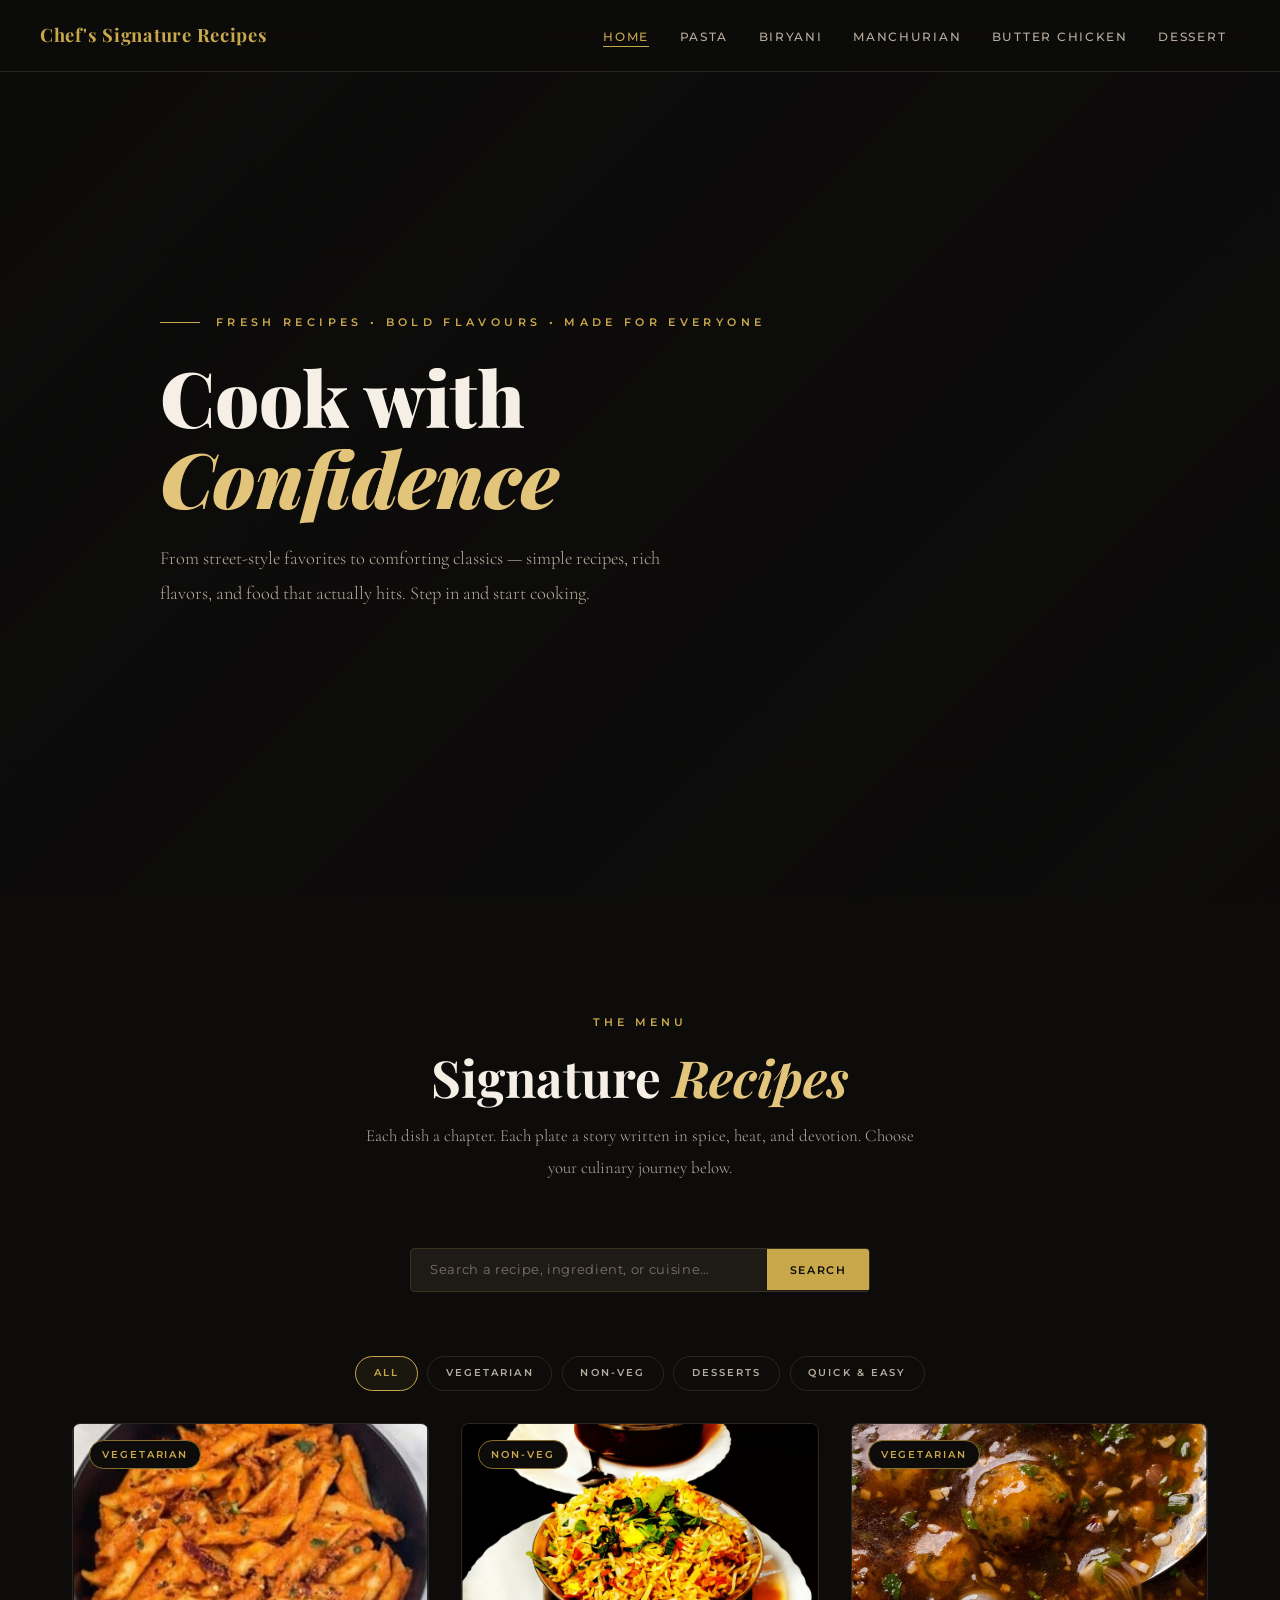
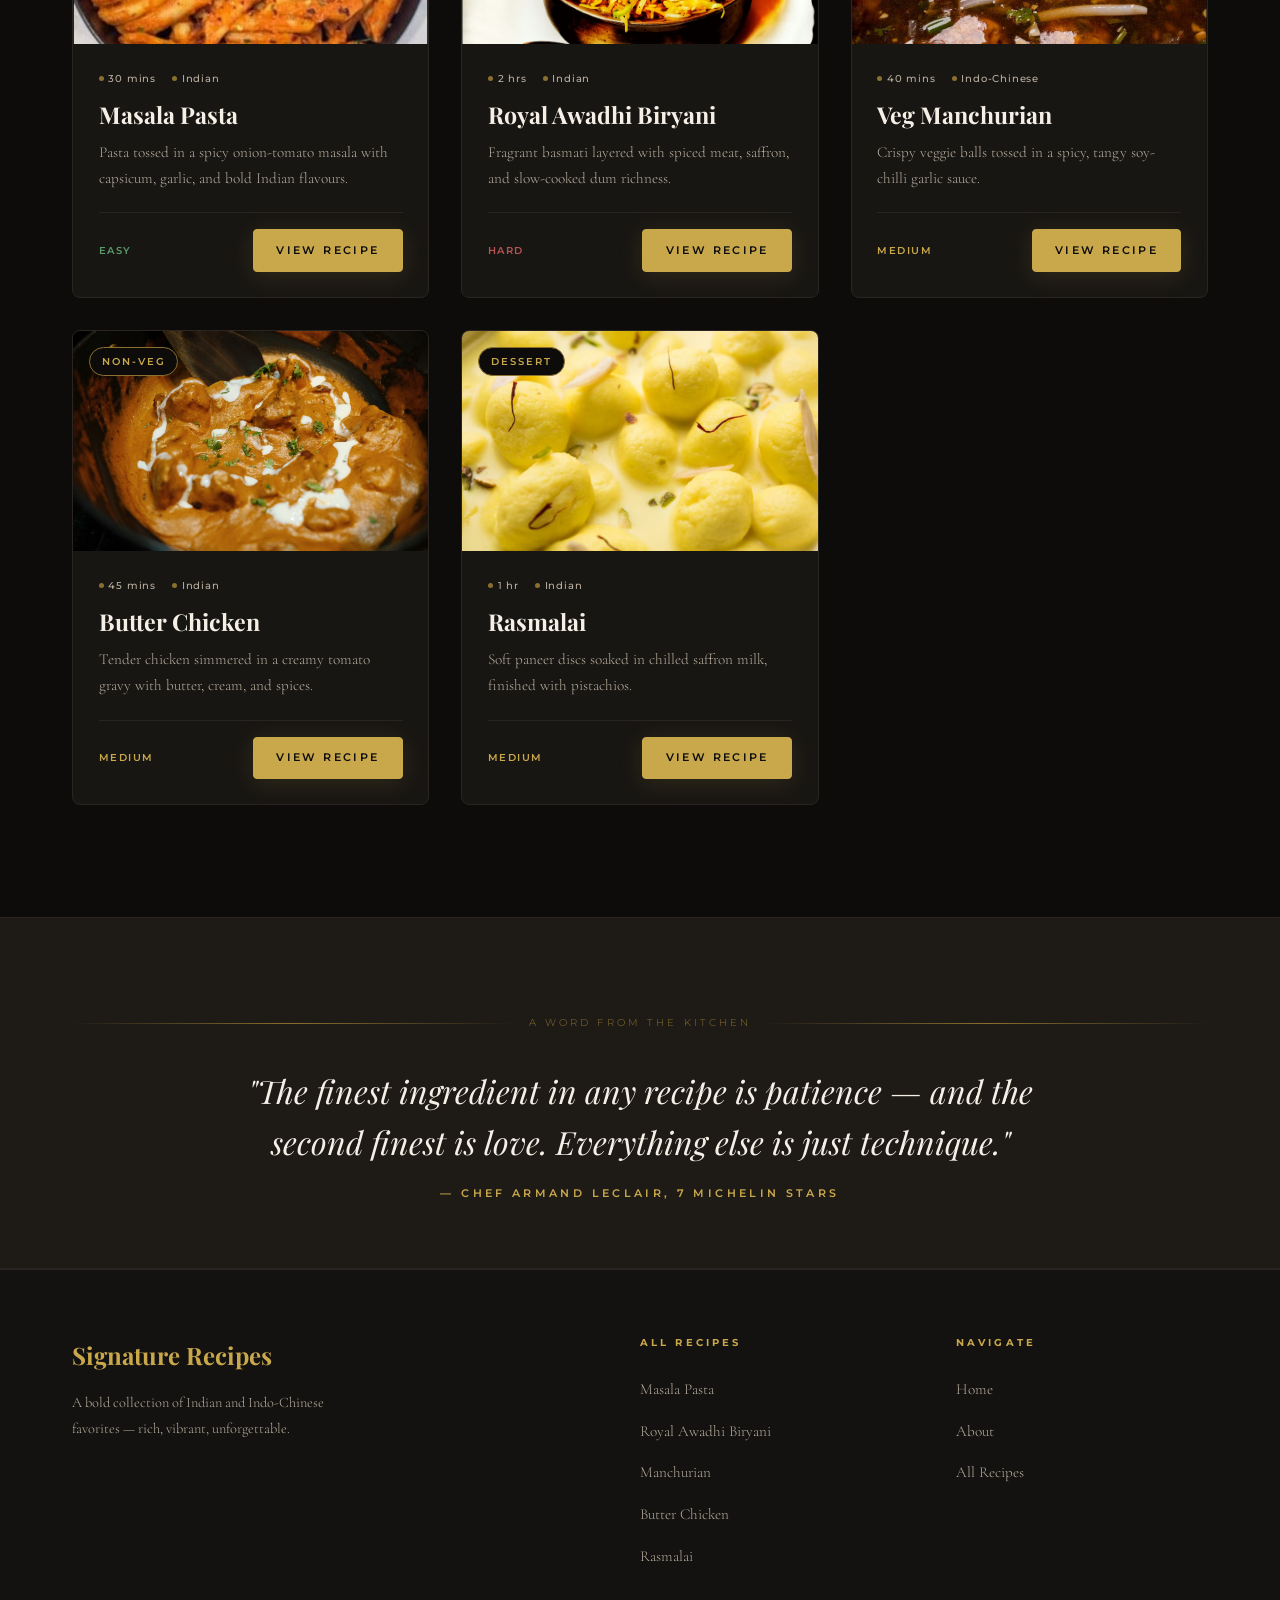
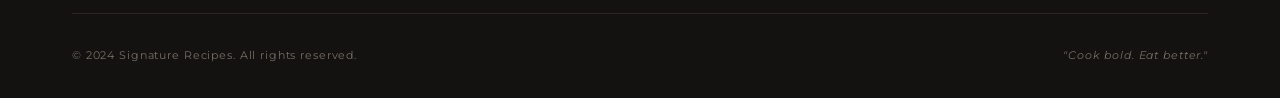
<file: index.html>
<!DOCTYPE html>
<html lang="en">
<head>
  <meta charset="UTF-8" />
  <meta name="viewport" content="width=device-width, initial-scale=1.0" />
  <meta name="description" content="Spicy, creamy, crispy — explore Indian and Indo-Chinese recipes that actually taste as good as they look." />
  <title>Chef's Signature Recipes</title>
  <link rel="stylesheet" href="css/styles.css" />
</head>
<body>

  <!-- ============================================================
       NAVIGATION
  ============================================================ -->
  <nav class="navbar" role="navigation" aria-label="Main navigation">
    <div class="navbar-inner">

      <a href="index.html" class="navbar-brand" aria-label="Chef's Signature Recipes - Home">
        <span class="brand-title">Chef's Signature Recipes</span>
      </a>

      <button class="nav-toggle" id="navToggle" aria-label="Toggle navigation" aria-expanded="false">
        <span></span><span></span><span></span>
      </button>

      <ul class="navbar-links" id="navLinks" role="list">
        <li><a href="index.html" class="active">Home</a></li>
        <li><a href="pasta.html">Pasta</a></li>
        <li><a href="biryani.html">Biryani</a></li>
        <li><a href="manchurian.html">Manchurian</a></li>
        <li><a href="butterChicken.html">Butter Chicken</a></li>
        <li><a href="dessert.html">Dessert</a></li>
      </ul>

    </div>
  </nav>

  <main>

    <!-- ============================================================
         HERO
    ============================================================ -->
    <section class="hero" aria-label="Hero section">
      <div class="hero-bg" role="img" aria-label="Elegant restaurant setting with candlelit table"></div>
      <div class="hero-overlay"></div>

      <div class="hero-content">
        <div class="hero-eyebrow">
<span>Fresh Recipes • Bold Flavours • Made for Everyone</span>
</div>

<h1>
  Cook with
  <em>Confidence</em>
</h1>

<p class="hero-desc">
  From street-style favorites to comforting classics — simple recipes,
  rich flavors, and food that actually hits. Step in and start cooking.
</p>

      </div>
    </section>


    <!-- ============================================================
         FEATURED RECIPES
    ============================================================ -->
    <section class="featured-section" id="featured" aria-labelledby="featured-heading">
      <div class="container">

        <div class="section-header centered">
          <span class="section-label">The Menu</span>
          <h2 id="featured-heading">Signature <em>Recipes</em></h2>
          <p>
            Each dish a chapter. Each plate a story written in spice, heat, and devotion.
            Choose your culinary journey below.
          </p>
        </div>

        <!-- Search UI (non-functional — decorative) -->
        <div class="search-bar-ui" role="search" aria-label="Recipe search">
          <input type="text" placeholder="Search a recipe, ingredient, or cuisine…" aria-label="Search recipes" />
          <button type="button" aria-label="Submit search">Search</button>
        </div>

        <!-- Filter Tags -->
        <div class="filter-tags" role="group" aria-label="Recipe categories">
          <span class="filter-tag active" tabindex="0">All</span>
          <span class="filter-tag" tabindex="0">Vegetarian</span>
          <span class="filter-tag" tabindex="0">Non-Veg</span>
          <span class="filter-tag" tabindex="0">Desserts</span>
          <span class="filter-tag" tabindex="0">Quick &amp; Easy</span>
        </div>

        <!-- Recipe Cards Grid -->
        <div class="recipes-grid">


<article class="recipe-card" aria-labelledby="card-pasta">
  <div class="card-image">
    <img
      src="images/pasta.png"
      alt="Spicy Indian masala pasta"
      loading="lazy"
    />
    <span class="card-category">Vegetarian</span>
  </div>
  <div class="card-body">
    <div class="card-meta">
      <span class="meta-pill"><span class="dot"></span> 30 mins</span>
      <span class="meta-pill"><span class="dot"></span> Indian</span>
    </div>
    <h3 class="card-title" id="card-pasta">Masala Pasta</h3>
    <p class="card-desc">
      Pasta tossed in a spicy onion-tomato masala with capsicum, garlic, and bold Indian flavours.
    </p>
    <div class="card-footer">
      <span class="card-difficulty difficulty-easy">Easy</span>
      <a href="pasta.html" class="btn btn-gold btn-sm">View Recipe</a>
    </div>
  </div>
</article>

<!-- Card 2: Biryani -->
<article class="recipe-card" aria-labelledby="card-biryani">
  <div class="card-image">
    <img
      src="images/biryani.png"
      alt="Awadhi biryani"
      loading="lazy"
    />
    <span class="card-category">Non-Veg</span>
  </div>
  <div class="card-body">
    <div class="card-meta">
      <span class="meta-pill"><span class="dot"></span> 2 hrs</span>
      <span class="meta-pill"><span class="dot"></span> Indian</span>
    </div>
    <h3 class="card-title" id="card-biryani">Royal Awadhi Biryani</h3>
    <p class="card-desc">
      Fragrant basmati layered with spiced meat, saffron, and slow-cooked dum richness.
    </p>
    <div class="card-footer">
      <span class="card-difficulty difficulty-hard">Hard</span>
      <a href="biryani.html" class="btn btn-gold btn-sm">View Recipe</a>
    </div>
  </div>
</article>

<!-- Card 3: Manchurian -->
<article class="recipe-card" aria-labelledby="card-manchurian">
  <div class="card-image">
    <img src="images/manchurian.png" alt="Veg manchurian in gravy" loading="lazy"/>
    <span class="card-category">Vegetarian</span>
  </div>
  <div class="card-body">
    <div class="card-meta">
      <span class="meta-pill"><span class="dot"></span> 40 mins</span>
      <span class="meta-pill"><span class="dot"></span> Indo-Chinese</span>
    </div>
    <h3 class="card-title" id="card-manchurian">Veg Manchurian</h3>
    <p class="card-desc">
      Crispy veggie balls tossed in a spicy, tangy soy-chilli garlic sauce.
    </p>
    <div class="card-footer">
      <span class="card-difficulty difficulty-medium">Medium</span>
      <a href="manchurian.html" class="btn btn-gold btn-sm">View Recipe</a>
    </div>
  </div>
</article>

<!-- Card 4: Butter Chicken -->
<article class="recipe-card" aria-labelledby="card-butter">
  <div class="card-image">
    <img
      src="images/butterchicken.png"
      alt="Butter chicken curry"
      loading="lazy"
    />
    <span class="card-category">Non-Veg</span>
  </div>
  <div class="card-body">
    <div class="card-meta">
      <span class="meta-pill"><span class="dot"></span> 45 mins</span>
      <span class="meta-pill"><span class="dot"></span> Indian</span>
    </div>
    <h3 class="card-title" id="card-butter">Butter Chicken</h3>
    <p class="card-desc">
      Tender chicken simmered in a creamy tomato gravy with butter, cream, and spices.
    </p>
    <div class="card-footer">
      <span class="card-difficulty difficulty-medium">Medium</span>
      <a href="butterChicken.html" class="btn btn-gold btn-sm">View Recipe</a>
    </div>
  </div>
</article>

<!-- Card 5: Dessert -->
<article class="recipe-card" aria-labelledby="card-dessert">
  <div class="card-image">
    <img
      src="images\rasmalai.png"
      alt="Rasmalai"
      loading="lazy"
    />
    <span class="card-category">Dessert</span>
  </div>
  <div class="card-body">
    <div class="card-meta">
      <span class="meta-pill"><span class="dot"></span> 1 hr</span>
      <span class="meta-pill"><span class="dot"></span> Indian</span>
    </div>
    <h3 class="card-title" id="card-dessert">Rasmalai</h3>
    <p class="card-desc">
      Soft paneer discs soaked in chilled saffron milk, finished with pistachios.
    </p>
    <div class="card-footer">
      <span class="card-difficulty difficulty-medium">Medium</span>
      <a href="dessert.html" class="btn btn-gold btn-sm">View Recipe</a>
    </div>
  </div>
</article>

        </div>
      </div>
    </section>

    <!-- ============================================================
         QUOTE BANNER
    ============================================================ -->
    <section class="quote-banner" aria-label="Chef's quote">
      <div class="container">
        <div class="gold-rule text-center">
          <span>A word from the kitchen</span>
        </div>
        <blockquote>
          "The finest ingredient in any recipe is patience — and the second finest is love.
          Everything else is just technique."
        </blockquote>
        <cite>— Chef Armand Leclair, 7 Michelin Stars</cite>
      </div>
    </section>

  </main>

  <!-- ============================================================
       FOOTER
  ============================================================ -->
<footer class="footer" role="contentinfo">
  <div class="container">
    <div class="footer-grid">
      <div class="footer-brand">
        <div class="brand-title">Signature Recipes</div>
        <p>A bold collection of Indian and Indo-Chinese favorites — rich, vibrant, unforgettable.</p>
      </div>
      <div class="footer-col">
        <h4>All Recipes</h4>
        <ul>
          <li><a href="pasta.html">Masala Pasta</a></li>
          <li><a href="biryani.html">Royal Awadhi Biryani</a></li>
          <li><a href="manchurian.html">Manchurian</a></li>
          <li><a href="butterChicken.html">Butter Chicken</a></li>
          <li><a href="dessert.html">Rasmalai</a></li>
        </ul>
      </div>
      <div class="footer-col">
        <h4>Navigate</h4>
        <ul>
          <li><a href="index.html">Home</a></li>
          <li><a href="index.html#chef-intro">About</a></li>
          <li><a href="index.html#featured">All Recipes</a></li>
        </ul>
      </div>
    </div>
    <div class="footer-bottom">
      <p>&copy; 2024 Signature Recipes. All rights reserved.</p>
      <p class="footer-tagline">"Cook bold. Eat better."</p>
    </div>
  </div>
</footer>

<script>
  (function() {
    var toggle = document.getElementById('navToggle');
    var links  = document.getElementById('navLinks');
    if (!toggle || !links) return;
    toggle.addEventListener('click', function() {
      var isOpen = links.classList.toggle('open');
      toggle.setAttribute('aria-expanded', isOpen);
    });
  })();
</script>

</body>
</html>
</file>
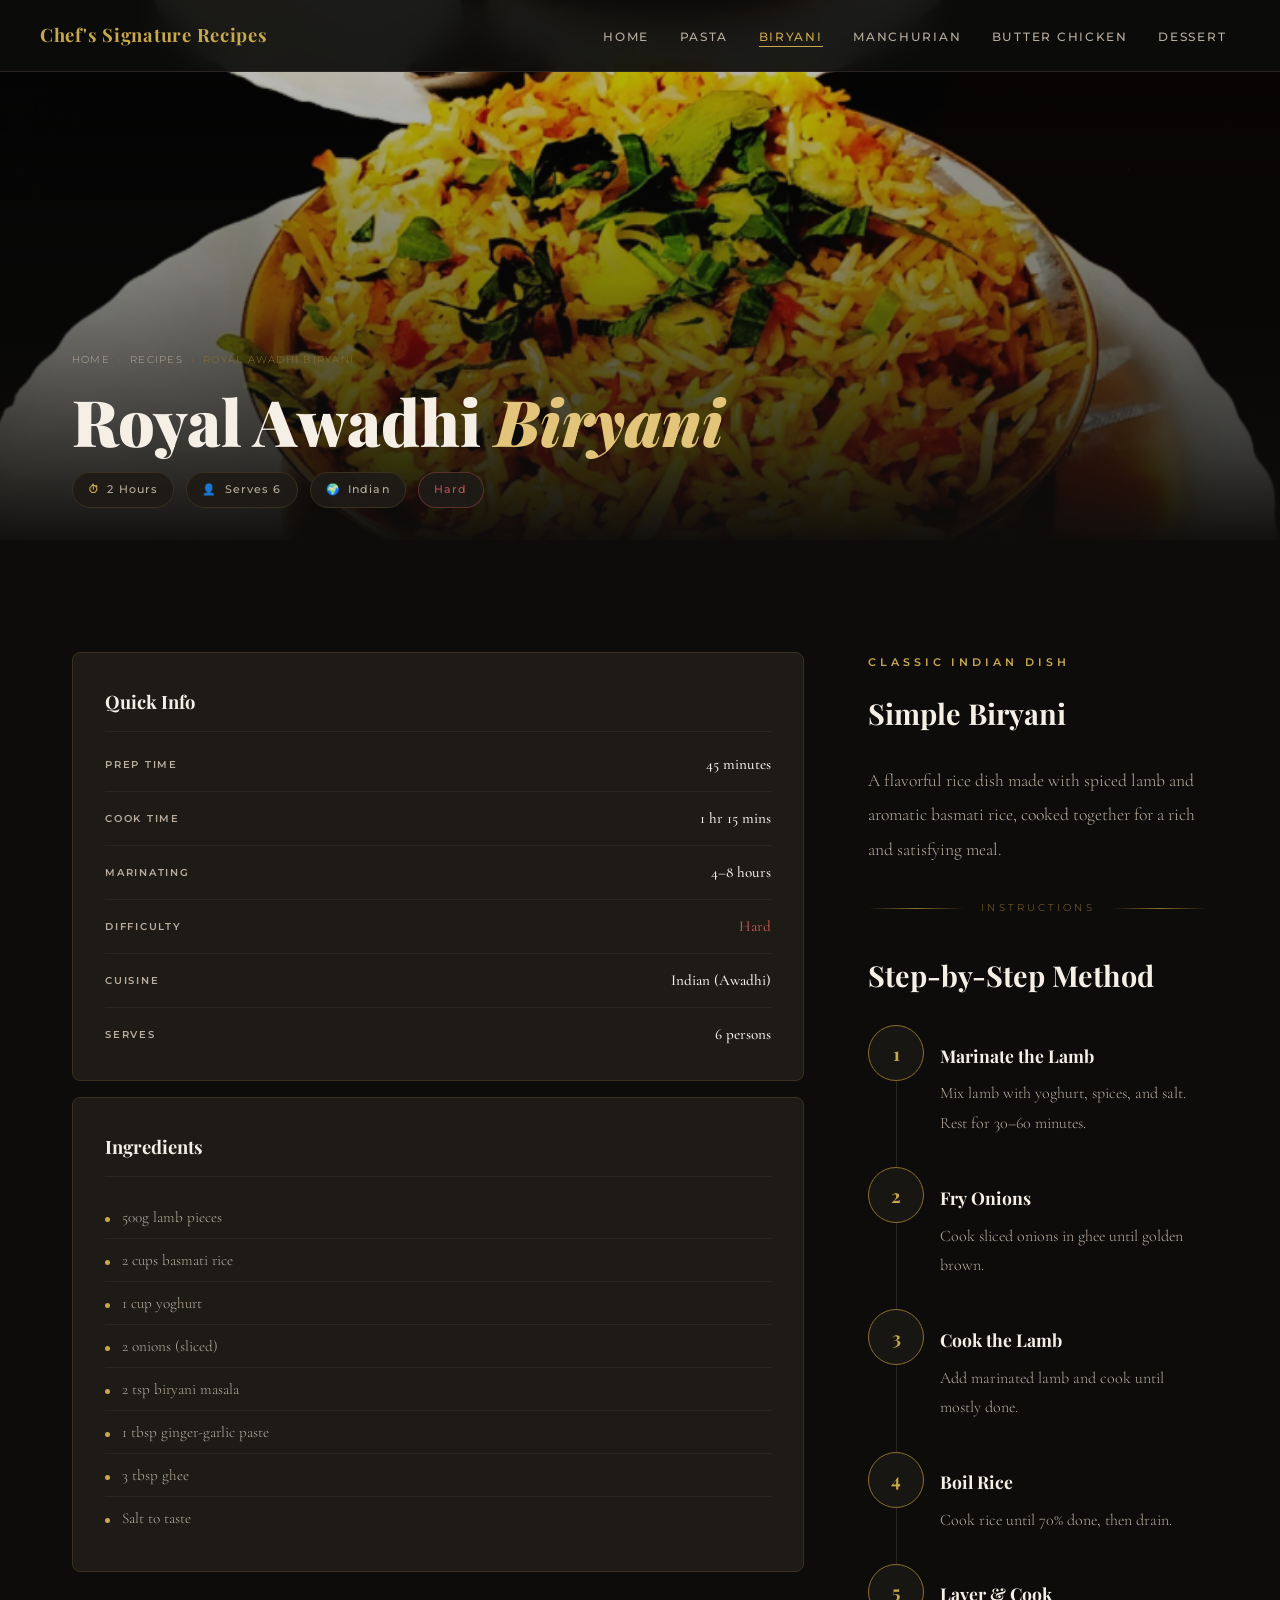
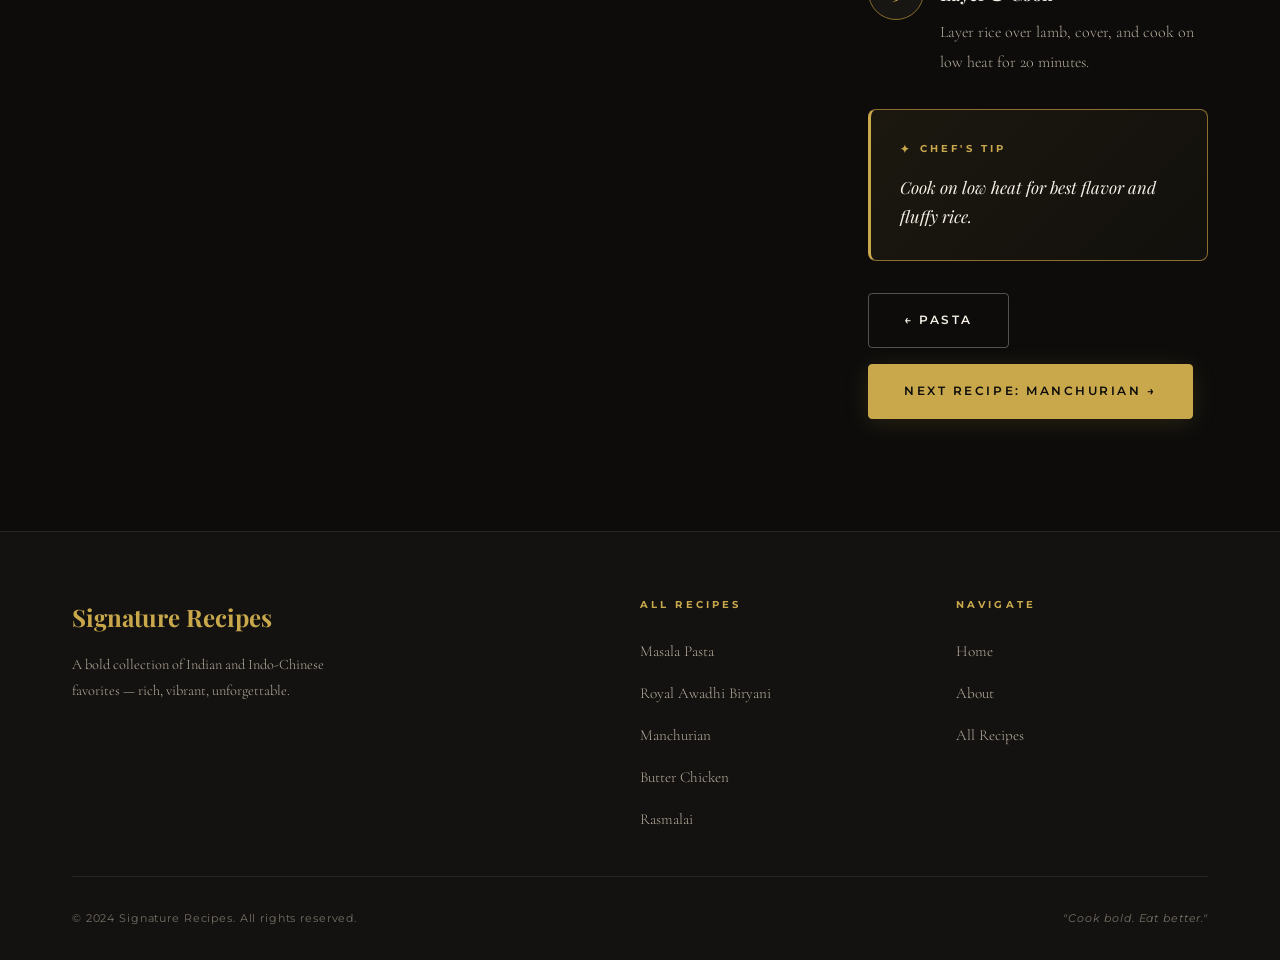
<file: biryani.html>
<!DOCTYPE html>
<html lang="en">
<head>
  <meta charset="UTF-8" />
  <meta name="viewport" content="width=device-width, initial-scale=1.0" />
  <meta name="description" content="Royal Awadhi Biryani — Saffron-kissed basmati layered with succulent lamb, slow-cooked in dum by Chef Armand Leclair." />
  <title>Royal Awadhi Biryani — Chef's Signature Recipes</title>
  <link rel="stylesheet" href="css/styles.css" />
</head>
<body>



  <nav class="navbar" role="navigation" aria-label="Main navigation">
    <div class="navbar-inner">
      <a href="index.html" class="navbar-brand">
        <span class="brand-title">Chef's Signature Recipes</span>
      </a>
      <button class="nav-toggle" id="navToggle" aria-label="Toggle navigation" aria-expanded="false">
        <span></span><span></span><span></span>
      </button>
      <ul class="navbar-links" id="navLinks" role="list">
        <li><a href="index.html">Home</a></li>
        <li><a href="pasta.html">Pasta</a></li>
        <li><a href="biryani.html" class="active">Biryani</a></li>
        <li><a href="manchurian.html">Manchurian</a></li>
        <li><a href="butterChicken.html">Butter Chicken</a></li>
      <li><a href="dessert.html">Dessert</a></li>
      </ul>
    </div>
  </nav>

  <main>




    <section class="recipe-hero" aria-label="Recipe hero">
      <div class="recipe-hero-bg" role="img" aria-label="Royal Awadhi Biryani served in a traditional handi"
        style="background-image: url('images/biryani.png');">
      </div>
      <div class="recipe-hero-overlay"></div>
      <div class="recipe-hero-content">
        <nav class="breadcrumb" aria-label="Breadcrumb">
          <a href="index.html">Home</a>
          <span>›</span>
          <a href="index.html#featured">Recipes</a>
          <span>›</span>
          <span>Royal Awadhi Biryani</span>
        </nav>
        <h1>Royal Awadhi <em>Biryani</em></h1>
        <div class="recipe-badges">
          <span class="recipe-badge"><strong>⏱</strong> 2 Hours</span>
          <span class="recipe-badge"><strong>👤</strong> Serves 6</span>
          <span class="recipe-badge"><strong>🌍</strong> Indian</span>
          <span class="recipe-badge" style="color: #b85454; border-color: rgba(184,84,84,0.4);">Hard</span>
        </div>
      </div>
    </section>




    <section class="recipe-body">
      <div class="container">
        <div class="recipe-layout">

  


          <aside class="recipe-sidebar" aria-label="Recipe details">

            <div class="sidebar-card">
              <h3>Quick Info</h3>
              <div class="quick-info">
                <div class="info-row">
                  <span class="info-label">Prep Time</span>
                  <span class="info-value">45 minutes</span>
                </div>
                <div class="info-row">
                  <span class="info-label">Cook Time</span>
                  <span class="info-value">1 hr 15 mins</span>
                </div>
                <div class="info-row">
                  <span class="info-label">Marinating</span>
                  <span class="info-value">4–8 hours</span>
                </div>
                <div class="info-row">
                  <span class="info-label">Difficulty</span>
                  <span class="info-value difficulty-hard" style="color:#b85454;">Hard</span>
                </div>
                <div class="info-row">
                  <span class="info-label">Cuisine</span>
                  <span class="info-value">Indian (Awadhi)</span>
                </div>
                <div class="info-row">
                  <span class="info-label">Serves</span>
                  <span class="info-value">6 persons</span>
                </div>
              </div>
            </div>

            <div class="sidebar-card">
  <h3>Ingredients</h3>
  <ul class="ingredients-list" aria-label="Ingredients list">
    <li>500g lamb pieces</li>
    <li>2 cups basmati rice</li>
    <li>1 cup yoghurt</li>
    <li>2 onions (sliced)</li>
    <li>2 tsp biryani masala</li>
    <li>1 tbsp ginger-garlic paste</li>
    <li>3 tbsp ghee</li>
    <li>Salt to taste</li>
  </ul>
</div>

</aside>




<div class="recipe-main">

  <span class="section-label">Classic Indian Dish</span>
  <h2>Simple Biryani</h2>

  <p class="recipe-intro">
    A flavorful rice dish made with spiced lamb and aromatic basmati rice, cooked together for a rich and satisfying meal.
  </p>

  <div class="gold-rule"><span>Instructions</span></div>

  <h2>Step-by-Step Method</h2>

  <ol class="steps-list" aria-label="Cooking steps">

    <li class="step-item">
      <div class="step-number"></div>
      <div class="step-content">
        <h4>Marinate the Lamb</h4>
        <p>Mix lamb with yoghurt, spices, and salt. Rest for 30–60 minutes.</p>
      </div>
    </li>

    <li class="step-item">
      <div class="step-number"></div>
      <div class="step-content">
        <h4>Fry Onions</h4>
        <p>Cook sliced onions in ghee until golden brown.</p>
      </div>
    </li>

    <li class="step-item">
      <div class="step-number"></div>
      <div class="step-content">
        <h4>Cook the Lamb</h4>
        <p>Add marinated lamb and cook until mostly done.</p>
      </div>
    </li>

    <li class="step-item">
      <div class="step-number"></div>
      <div class="step-content">
        <h4>Boil Rice</h4>
        <p>Cook rice until 70% done, then drain.</p>
      </div>
    </li>

    <li class="step-item">
      <div class="step-number"></div>
      <div class="step-content">
        <h4>Layer & Cook</h4>
        <p>Layer rice over lamb, cover, and cook on low heat for 20 minutes.</p>
      </div>
    </li>

  </ol>

  <div class="chefs-tip" role="note">
    <div class="tip-label">Chef's Tip</div>
    <p>Cook on low heat for best flavor and fluffy rice.</p>
  </div>

            <div style="margin-top: var(--space-md); display: flex; gap: 1rem; flex-wrap: wrap;">
              <a href="pasta.html" class="btn btn-outline">← Pasta</a>
              <a href="manchurian.html" class="btn btn-gold">Next Recipe: Manchurian →</a>
            </div>

          </div>

        </div>
      </div>
    </section>

  </main>

  <!-- FOOTER -->
<footer class="footer" role="contentinfo">
  <div class="container">
    <div class="footer-grid">
      <div class="footer-brand">
        <div class="brand-title">Signature Recipes</div>
        <p>A bold collection of Indian and Indo-Chinese favorites — rich, vibrant, unforgettable.</p>
      </div>
      <div class="footer-col">
        <h4>All Recipes</h4>
        <ul>
          <li><a href="pasta.html">Masala Pasta</a></li>
          <li><a href="biryani.html">Royal Awadhi Biryani</a></li>
          <li><a href="manchurian.html">Manchurian</a></li>
          <li><a href="butterChicken.html">Butter Chicken</a></li>
          <li><a href="dessert.html">Rasmalai</a></li>
        </ul>
      </div>
      <div class="footer-col">
        <h4>Navigate</h4>
        <ul>
          <li><a href="index.html">Home</a></li>
          <li><a href="index.html#chef-intro">About</a></li>
          <li><a href="index.html#featured">All Recipes</a></li>
        </ul>
      </div>
    </div>
    <div class="footer-bottom">
      <p>&copy; 2024 Signature Recipes. All rights reserved.</p>
      <p class="footer-tagline">"Cook bold. Eat better."</p>
    </div>
  </div>
</footer>

<script>
  (function() {
    var toggle = document.getElementById('navToggle');
    var links  = document.getElementById('navLinks');
    if (!toggle || !links) return;
    toggle.addEventListener('click', function() {
      var isOpen = links.classList.toggle('open');
      toggle.setAttribute('aria-expanded', isOpen);
    });
  })();
</script>

</body>
</html>
</file>
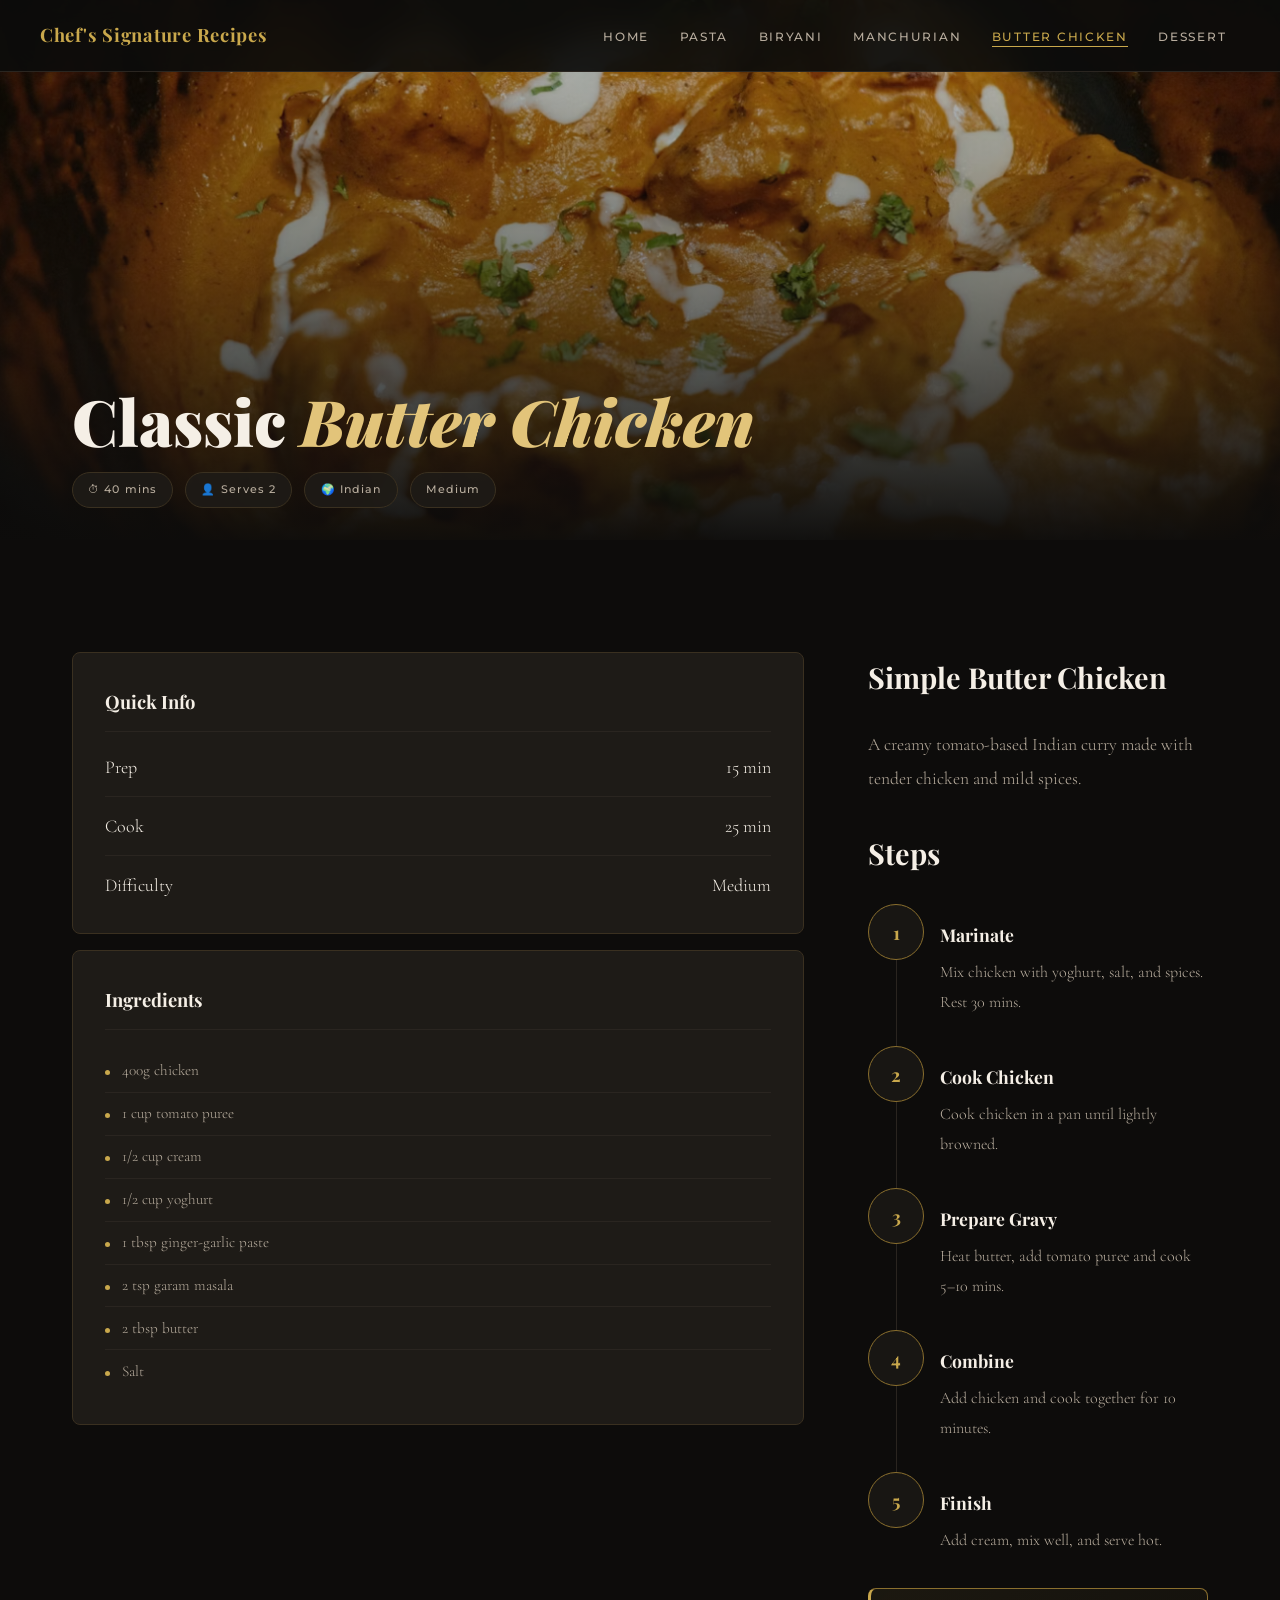
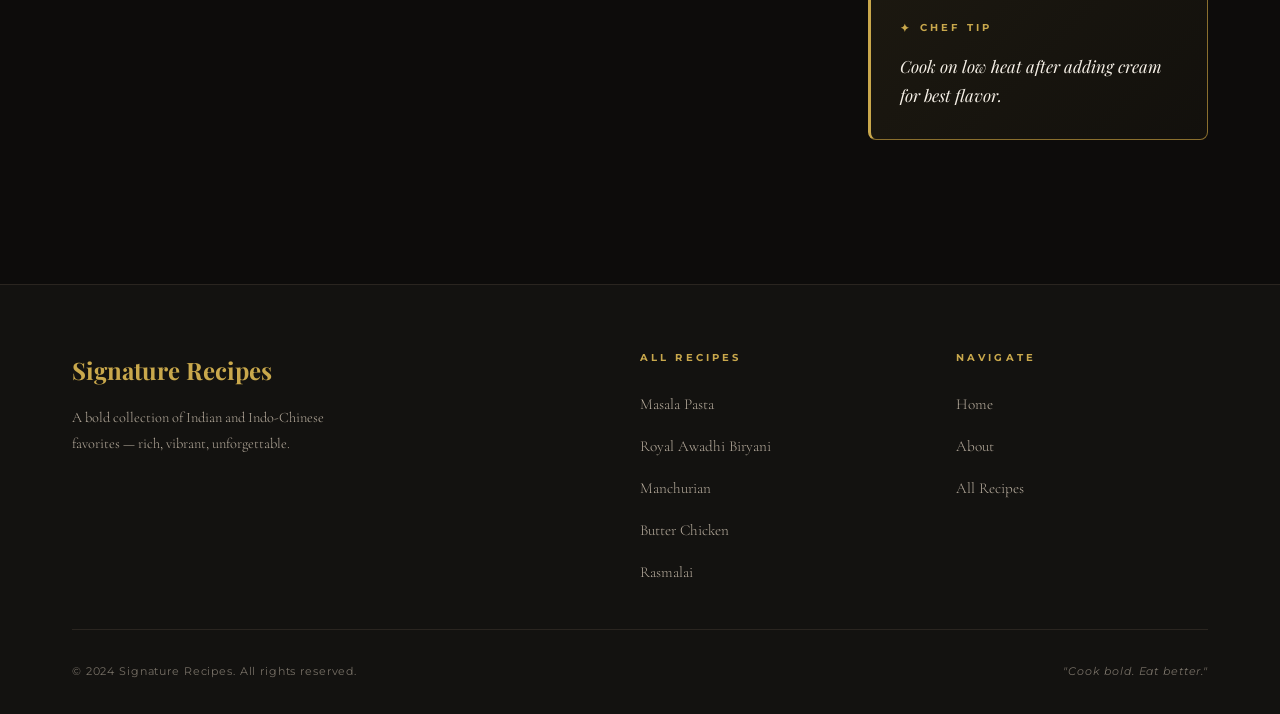
<file: butterChicken.html>
<!DOCTYPE html>
<html lang="en">
<head>
  <meta charset="UTF-8" />
  <meta name="viewport" content="width=device-width, initial-scale=1.0" />
  <meta name="description" content="Classic Butter Chicken — creamy tomato-based Indian curry, rich and flavorful." />
  <title>Butter Chicken — Chef's Signature Recipes</title>
  <link rel="stylesheet" href="css/styles.css" />
</head>
<body>

<!-- NAV -->
<nav class="navbar">
  <div class="navbar-inner">
    <a href="index.html" class="navbar-brand">
      <span class="brand-title">Chef's Signature Recipes</span>
    </a>
    <ul class="navbar-links">
      <li><a href="index.html">Home</a></li>
      <li><a href="pasta.html">Pasta</a></li>
      <li><a href="biryani.html">Biryani</a></li>
      <li><a href="manchurian.html">Manchurian</a></li>
      <li><a href="butterChicken.html" class="active">Butter Chicken</a></li>
      <li><a href="dessert.html">Dessert</a></li>
    </ul>
  </div>
</nav>

<main>

<!-- HERO -->
<section class="recipe-hero">
  <div class="recipe-hero-bg"
    style="background-image: url('images/butterchicken.png');">
  </div>
  <div class="recipe-hero-overlay"></div>

  <div class="recipe-hero-content">
    <h1>Classic <em>Butter Chicken</em></h1>

    <div class="recipe-badges">
      <span class="recipe-badge">⏱ 40 mins</span>
      <span class="recipe-badge">👤 Serves 2</span>
      <span class="recipe-badge">🌍 Indian</span>
      <span class="recipe-badge">Medium</span>
    </div>
  </div>
</section>

<!-- BODY -->
<section class="recipe-body">
<div class="container">
<div class="recipe-layout">

<!-- SIDEBAR -->
<aside class="recipe-sidebar">

<div class="sidebar-card">
<h3>Quick Info</h3>
<div class="quick-info">
<div class="info-row"><span>Prep</span><span>15 min</span></div>
<div class="info-row"><span>Cook</span><span>25 min</span></div>
<div class="info-row"><span>Difficulty</span><span>Medium</span></div>
</div>
</div>

<div class="sidebar-card">
<h3>Ingredients</h3>
<ul class="ingredients-list">
<li>400g chicken</li>
<li>1 cup tomato puree</li>
<li>1/2 cup cream</li>
<li>1/2 cup yoghurt</li>
<li>1 tbsp ginger-garlic paste</li>
<li>2 tsp garam masala</li>
<li>2 tbsp butter</li>
<li>Salt</li>
</ul>
</div>

</aside>

<!-- MAIN -->
<div class="recipe-main">

<h2>Simple Butter Chicken</h2>

<p class="recipe-intro">
A creamy tomato-based Indian curry made with tender chicken and mild spices.
</p>

<h2>Steps</h2>

<ol class="steps-list">

<li class="step-item">
<div class="step-number"></div>
<div class="step-content">
<h4>Marinate</h4>
<p>Mix chicken with yoghurt, salt, and spices. Rest 30 mins.</p>
</div>
</li>

<li class="step-item">
<div class="step-number"></div>
<div class="step-content">
<h4>Cook Chicken</h4>
<p>Cook chicken in a pan until lightly browned.</p>
</div>
</li>

<li class="step-item">
<div class="step-number"></div>
<div class="step-content">
<h4>Prepare Gravy</h4>
<p>Heat butter, add tomato puree and cook 5–10 mins.</p>
</div>
</li>

<li class="step-item">
<div class="step-number"></div>
<div class="step-content">
<h4>Combine</h4>
<p>Add chicken and cook together for 10 minutes.</p>
</div>
</li>

<li class="step-item">
<div class="step-number"></div>
<div class="step-content">
<h4>Finish</h4>
<p>Add cream, mix well, and serve hot.</p>
</div>
</li>

</ol>

<div class="chefs-tip">
<div class="tip-label">Chef Tip</div>
<p>Cook on low heat after adding cream for best flavor.</p>
</div>

</div>

</div>
</div>
</section>

</main>

<footer class="footer" role="contentinfo">
  <div class="container">
    <div class="footer-grid">
      <div class="footer-brand">
        <div class="brand-title">Signature Recipes</div>
        <p>A bold collection of Indian and Indo-Chinese favorites — rich, vibrant, unforgettable.</p>
      </div>
      <div class="footer-col">
        <h4>All Recipes</h4>
        <ul>
          <li><a href="pasta.html">Masala Pasta</a></li>
          <li><a href="biryani.html">Royal Awadhi Biryani</a></li>
          <li><a href="manchurian.html">Manchurian</a></li>
          <li><a href="butterChicken.html">Butter Chicken</a></li>
          <li><a href="dessert.html">Rasmalai</a></li>
        </ul>
      </div>
      <div class="footer-col">
        <h4>Navigate</h4>
        <ul>
          <li><a href="index.html">Home</a></li>
          <li><a href="index.html#chef-intro">About</a></li>
          <li><a href="index.html#featured">All Recipes</a></li>
        </ul>
      </div>
    </div>
    <div class="footer-bottom">
      <p>&copy; 2024 Signature Recipes. All rights reserved.</p>
      <p class="footer-tagline">"Cook bold. Eat better."</p>
    </div>
  </div>
</footer>

<script>
  (function() {
    var toggle = document.getElementById('navToggle');
    var links  = document.getElementById('navLinks');
    if (!toggle || !links) return;
    toggle.addEventListener('click', function() {
      var isOpen = links.classList.toggle('open');
      toggle.setAttribute('aria-expanded', isOpen);
    });
  })();
</script>

</body>
</html>
</file>
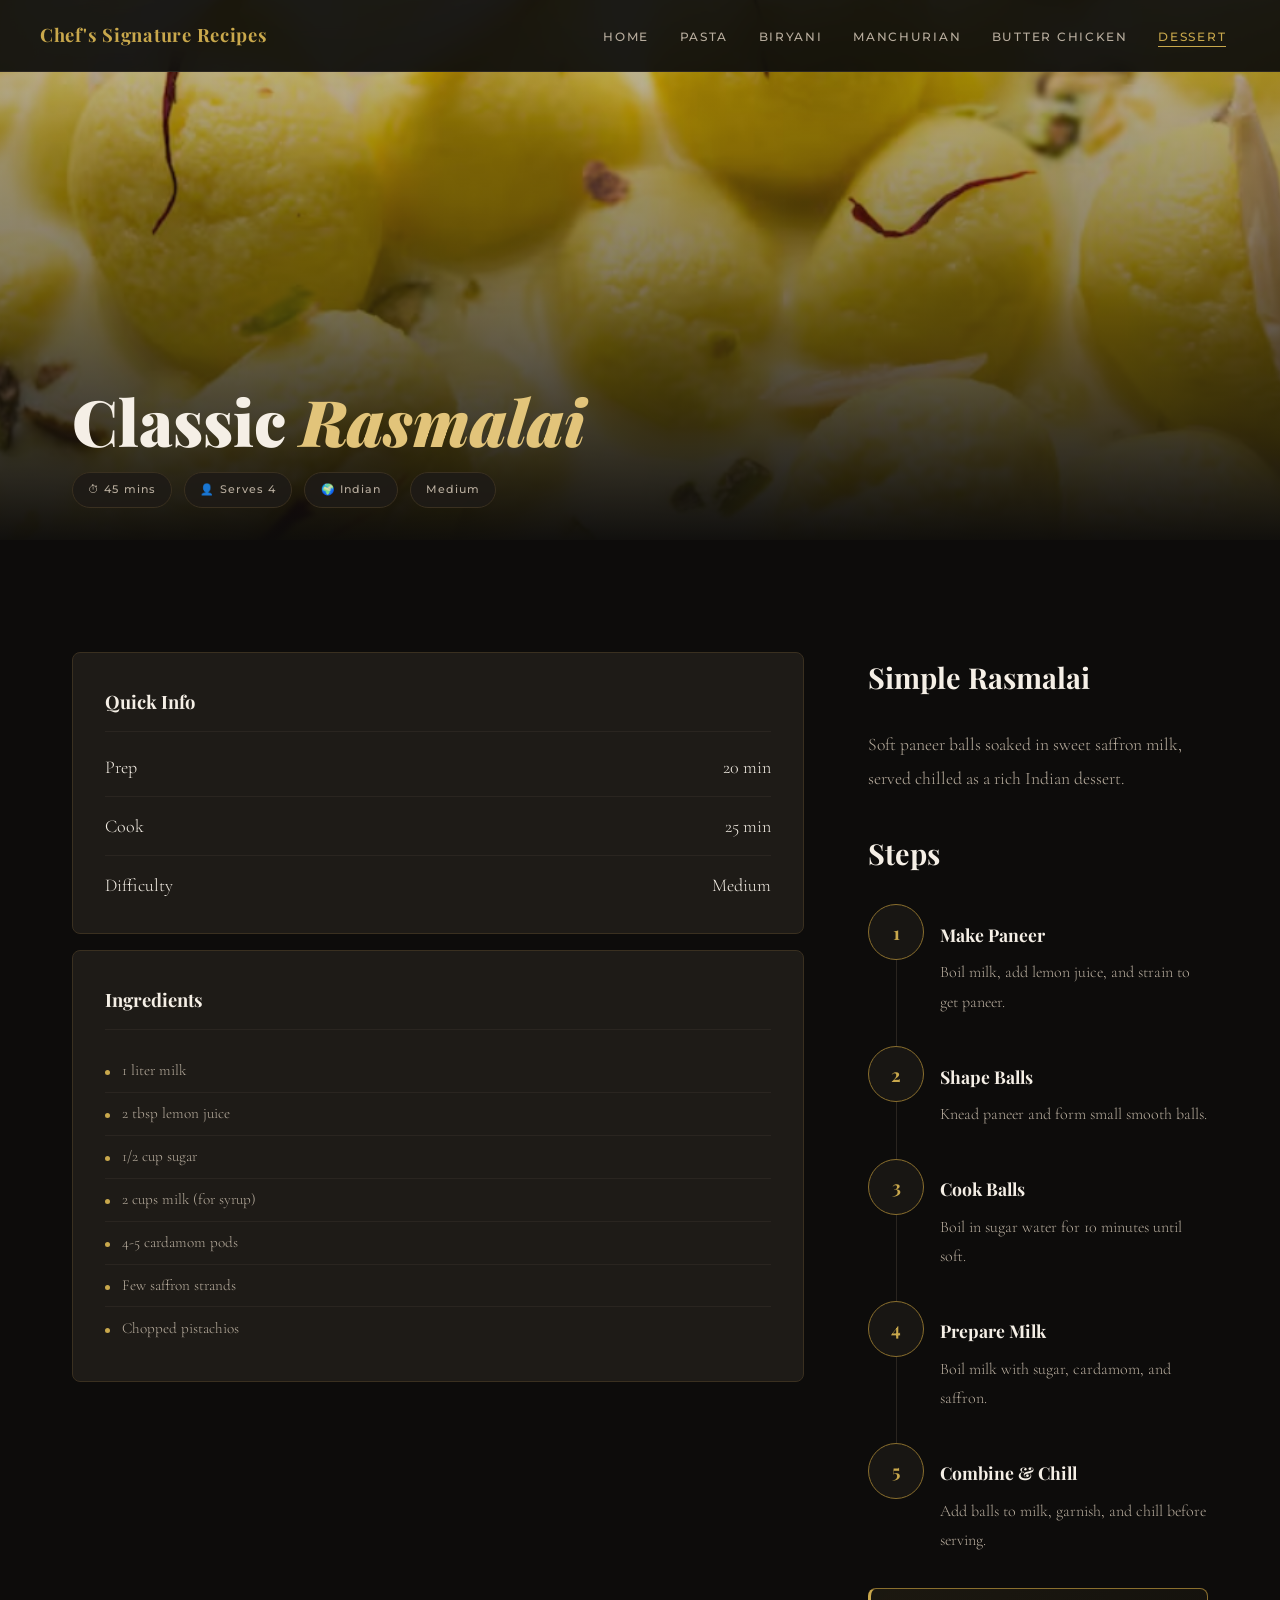
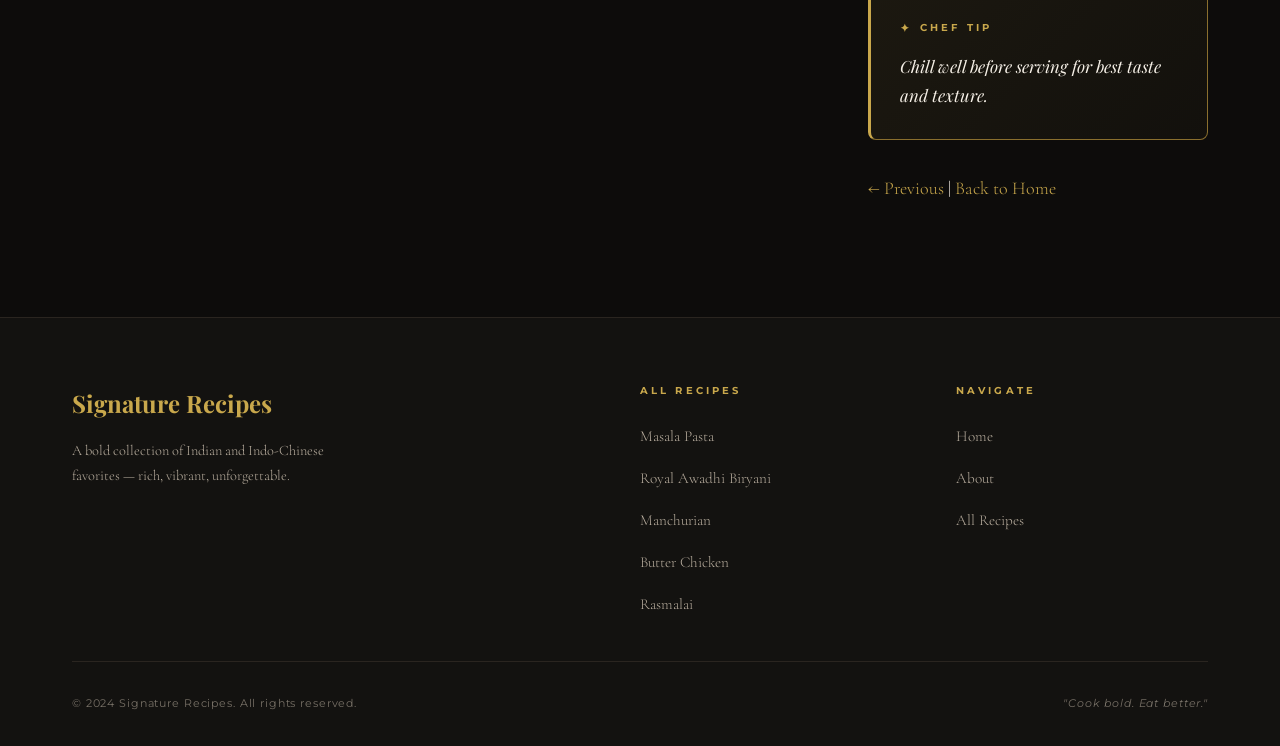
<file: dessert.html>
<!DOCTYPE html>
<html lang="en">
<head>
  <meta charset="UTF-8" />
  <meta name="viewport" content="width=device-width, initial-scale=1.0" />
  <meta name="description" content="Rasmalai — soft paneer balls soaked in sweet saffron milk, a classic Indian dessert." />
  <title>Rasmalai — Chef's Signature Recipes</title>
  <link rel="stylesheet" href="css/styles.css" />
</head>
<body>

<!-- NAVIGATION -->
<nav class="navbar">
  <div class="navbar-inner">
    <a href="index.html" class="navbar-brand">
      <span class="brand-title">Chef's Signature Recipes</span>
    </a>
    <ul class="navbar-links">
      <li><a href="index.html">Home</a></li>
      <li><a href="pasta.html">Pasta</a></li>
      <li><a href="biryani.html">Biryani</a></li>
      <li><a href="manchurian.html">Manchurian</a></li>
      <li><a href="butterChicken.html">Butter Chicken</a></li>
      <li><a href="dessert.html" class="active">Dessert</a></li>
    </ul>
  </div>
</nav>

<main>

<!-- HERO -->
<section class="recipe-hero">
  <div class="recipe-hero-bg"
    style="background-image: url('images/rasmalai.png');">
  </div>
  <div class="recipe-hero-overlay"></div>

  <div class="recipe-hero-content">
    <h1>Classic <em>Rasmalai</em></h1>

    <div class="recipe-badges">
      <span class="recipe-badge">⏱ 45 mins</span>
      <span class="recipe-badge">👤 Serves 4</span>
      <span class="recipe-badge">🌍 Indian</span>
      <span class="recipe-badge">Medium</span>
    </div>
  </div>
</section>

<!-- BODY -->
<section class="recipe-body">
<div class="container">
<div class="recipe-layout">

<!-- SIDEBAR -->
<aside class="recipe-sidebar">

<div class="sidebar-card">
<h3>Quick Info</h3>
<div class="quick-info">
<div class="info-row"><span>Prep</span><span>20 min</span></div>
<div class="info-row"><span>Cook</span><span>25 min</span></div>
<div class="info-row"><span>Difficulty</span><span>Medium</span></div>
</div>
</div>

<div class="sidebar-card">
<h3>Ingredients</h3>
<ul class="ingredients-list">
<li>1 liter milk</li>
<li>2 tbsp lemon juice</li>
<li>1/2 cup sugar</li>
<li>2 cups milk (for syrup)</li>
<li>4-5 cardamom pods</li>
<li>Few saffron strands</li>
<li>Chopped pistachios</li>
</ul>
</div>

</aside>

<!-- MAIN -->
<div class="recipe-main">

<h2>Simple Rasmalai</h2>

<p class="recipe-intro">
Soft paneer balls soaked in sweet saffron milk, served chilled as a rich Indian dessert.
</p>

<h2>Steps</h2>

<ol class="steps-list">

<li class="step-item">
<div class="step-number"></div>
<div class="step-content">
<h4>Make Paneer</h4>
<p>Boil milk, add lemon juice, and strain to get paneer.</p>
</div>
</li>

<li class="step-item">
<div class="step-number"></div>
<div class="step-content">
<h4>Shape Balls</h4>
<p>Knead paneer and form small smooth balls.</p>
</div>
</li>

<li class="step-item">
<div class="step-number"></div>
<div class="step-content">
<h4>Cook Balls</h4>
<p>Boil in sugar water for 10 minutes until soft.</p>
</div>
</li>

<li class="step-item">
<div class="step-number"></div>
<div class="step-content">
<h4>Prepare Milk</h4>
<p>Boil milk with sugar, cardamom, and saffron.</p>
</div>
</li>

<li class="step-item">
<div class="step-number"></div>
<div class="step-content">
<h4>Combine & Chill</h4>
<p>Add balls to milk, garnish, and chill before serving.</p>
</div>
</li>

</ol>

<div class="chefs-tip">
<div class="tip-label">Chef Tip</div>
<p>Chill well before serving for best taste and texture.</p>
</div>

<div style="margin-top: 20px;">
<a href="burger.html">← Previous</a> |
<a href="index.html">Back to Home</a>
</div>

</div>

</div>
</div>
</section>

</main>

<footer class="footer" role="contentinfo">
  <div class="container">
    <div class="footer-grid">
      <div class="footer-brand">
        <div class="brand-title">Signature Recipes</div>
        <p>A bold collection of Indian and Indo-Chinese favorites — rich, vibrant, unforgettable.</p>
      </div>
      <div class="footer-col">
        <h4>All Recipes</h4>
        <ul>
          <li><a href="pasta.html">Masala Pasta</a></li>
          <li><a href="biryani.html">Royal Awadhi Biryani</a></li>
          <li><a href="manchurian.html">Manchurian</a></li>
          <li><a href="butterChicken.html">Butter Chicken</a></li>
          <li><a href="dessert.html">Rasmalai</a></li>
        </ul>
      </div>
      <div class="footer-col">
        <h4>Navigate</h4>
        <ul>
          <li><a href="index.html">Home</a></li>
          <li><a href="index.html#chef-intro">About</a></li>
          <li><a href="index.html#featured">All Recipes</a></li>
        </ul>
      </div>
    </div>
    <div class="footer-bottom">
      <p>&copy; 2024 Signature Recipes. All rights reserved.</p>
      <p class="footer-tagline">"Cook bold. Eat better."</p>
    </div>
  </div>
</footer>

<script>
  (function() {
    var toggle = document.getElementById('navToggle');
    var links  = document.getElementById('navLinks');
    if (!toggle || !links) return;
    toggle.addEventListener('click', function() {
      var isOpen = links.classList.toggle('open');
      toggle.setAttribute('aria-expanded', isOpen);
    });
  })();
</script>

</body>
</html>
</file>
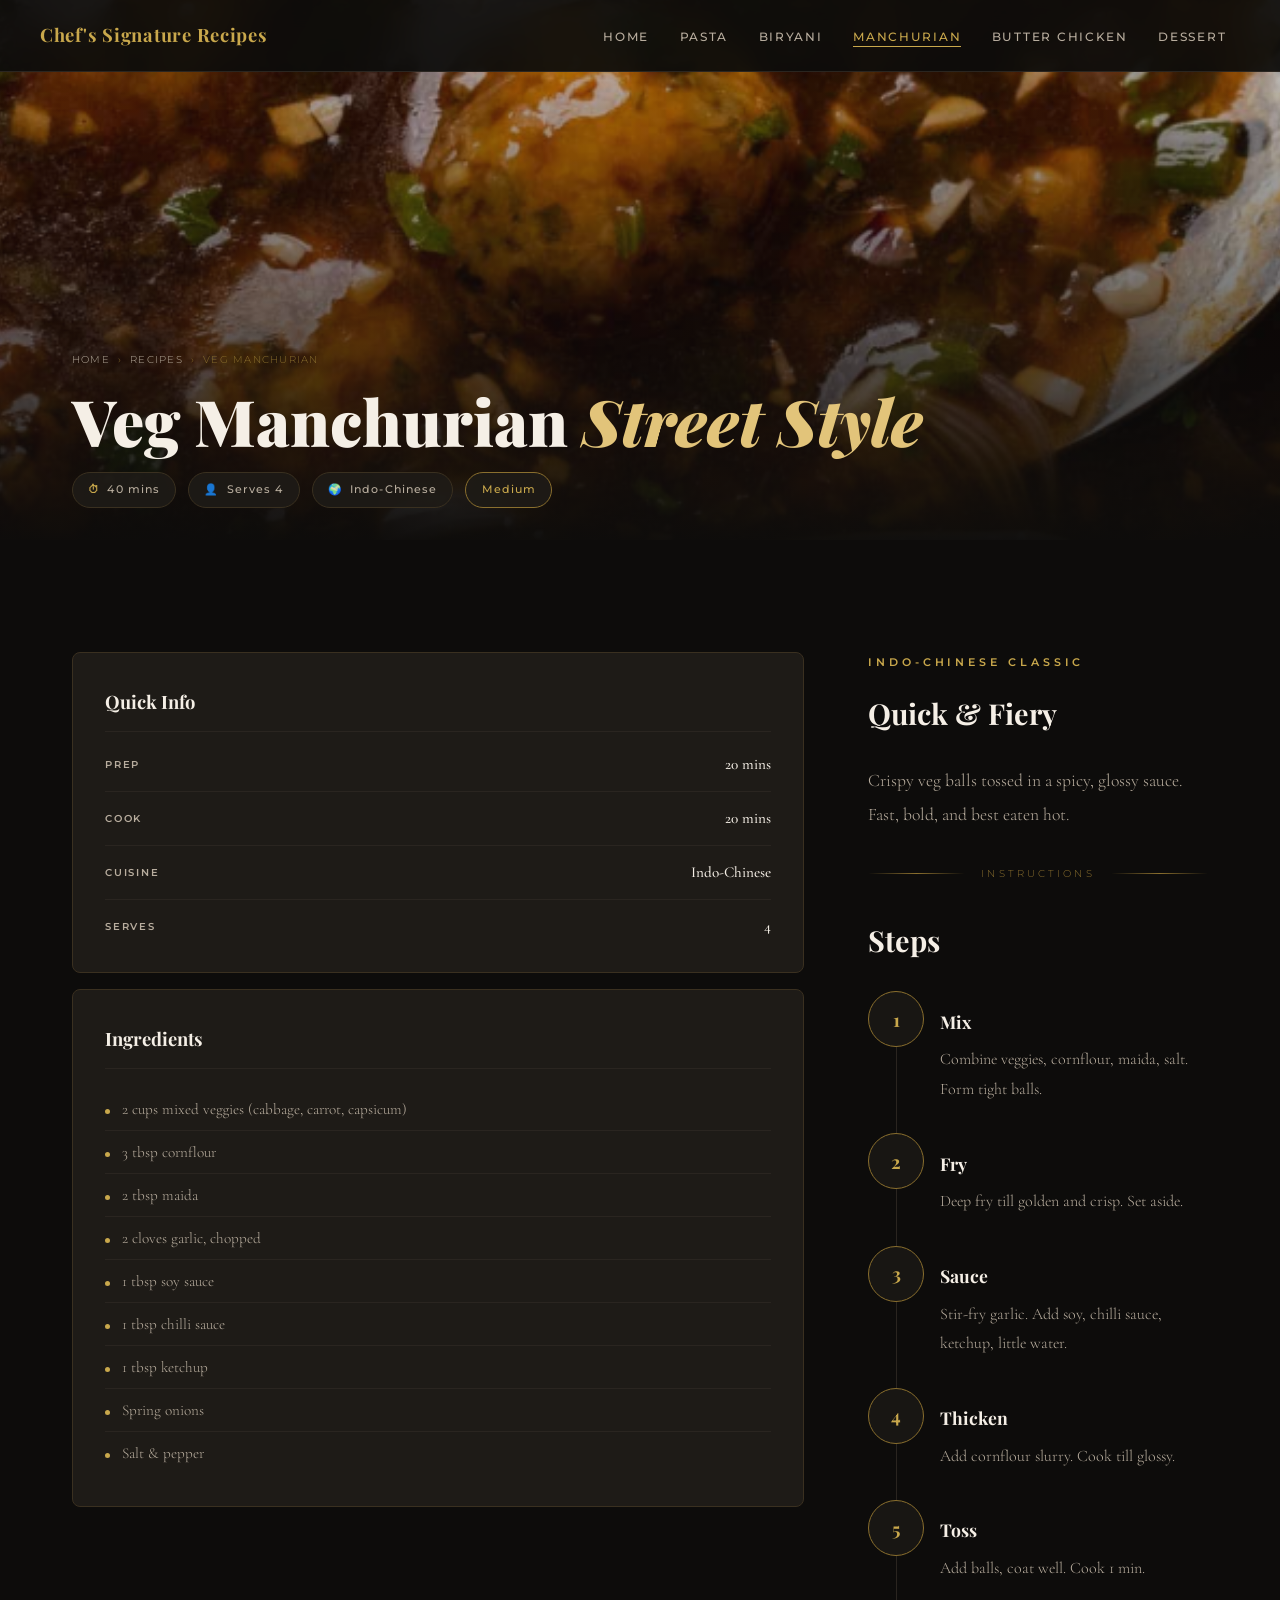
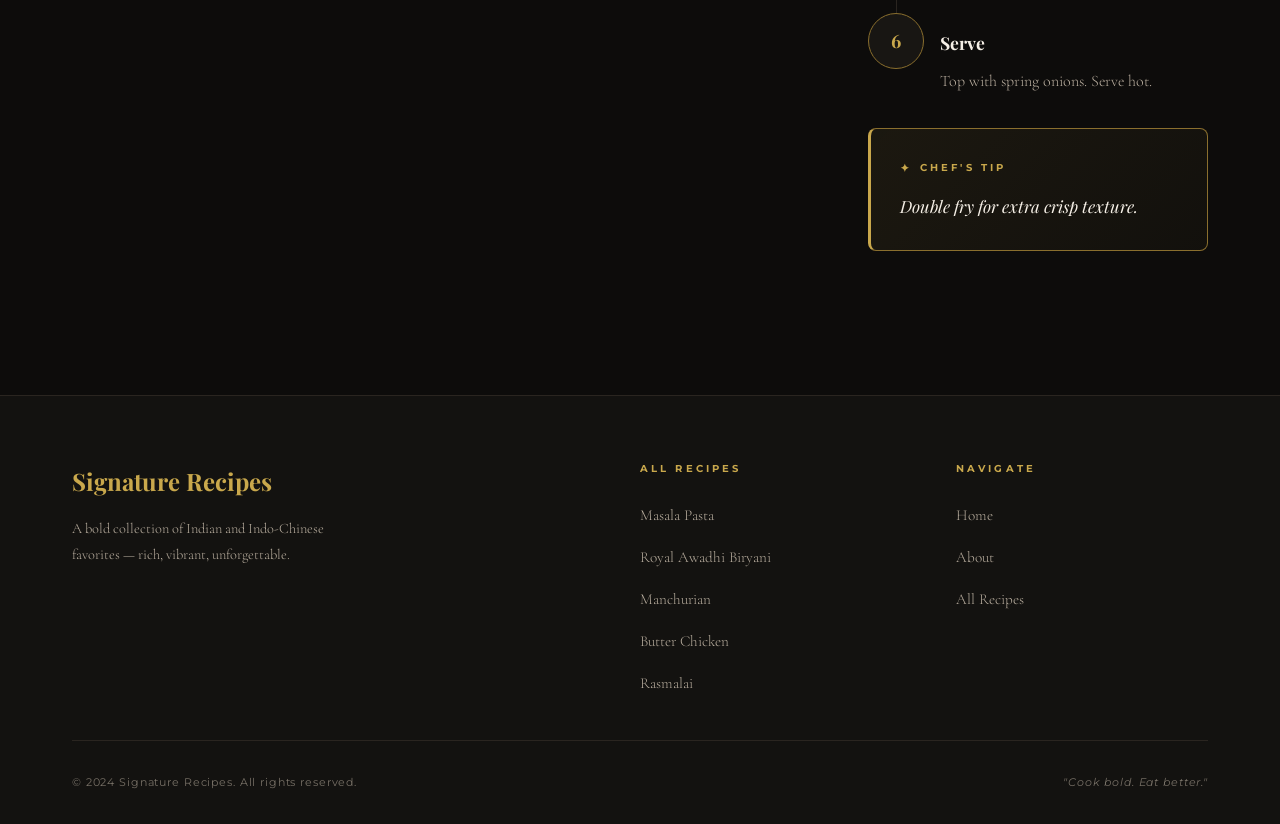
<file: manchurian.html>
<!DOCTYPE html>
<html lang="en">
<head>
  <meta charset="UTF-8" />
  <meta name="viewport" content="width=device-width, initial-scale=1.0" />
  <meta name="description" content="Veg Manchurian — Crispy vegetable balls tossed in a spicy Indo-Chinese gravy." />
  <title>Veg Manchurian — Chef's Signature Recipes</title>
  <link rel="stylesheet" href="css/styles.css" />
</head>
<body>

  <!-- NAVIGATION -->
  <nav class="navbar">
    <div class="navbar-inner">
      <a href="index.html" class="navbar-brand">
        <span class="brand-title">Chef's Signature Recipes</span>
      </a>
      <button class="nav-toggle" id="navToggle">
        <span></span><span></span><span></span>
      </button>
      <ul class="navbar-links" id="navLinks">
        <li><a href="index.html">Home</a></li>
        <li><a href="pasta.html">Pasta</a></li>
        <li><a href="biryani.html">Biryani</a></li>
        <li><a href="manchurian.html" class="active">Manchurian</a></li>
        <li><a href="butterChicken.html">Butter Chicken</a></li>
        <li><a href="dessert.html">Dessert</a></li>
      </ul>
    </div>
  </nav>

  <main>

    <!-- HERO -->
<section class="recipe-hero" aria-label="Recipe hero">
  <div class="recipe-hero-bg" role="img" aria-label="Veg Manchurian"
    style="background-image: url('images/manchurian.png');">
  </div>
  <div class="recipe-hero-overlay"></div>
  <div class="recipe-hero-content">
    <nav class="breadcrumb" aria-label="Breadcrumb">
      <a href="index.html">Home</a>
      <span>›</span>
      <a href="index.html#featured">Recipes</a>
      <span>›</span>
      <span>Veg Manchurian</span>
    </nav>
    <h1>Veg Manchurian <em>Street Style</em></h1>
    <div class="recipe-badges">
      <span class="recipe-badge"><strong>⏱</strong> 40 mins</span>
      <span class="recipe-badge"><strong>👤</strong> Serves 4</span>
      <span class="recipe-badge"><strong>🌍</strong> Indo-Chinese</span>
      <span class="recipe-badge" style="color: var(--color-gold); border-color: var(--color-gold-dim);">Medium</span>
    </div>
  </div>
</section>

<section class="recipe-body">
  <div class="container">
    <div class="recipe-layout">

      <aside class="recipe-sidebar">

        <div class="sidebar-card">
          <h3>Quick Info</h3>
          <div class="quick-info">
            <div class="info-row">
              <span class="info-label">Prep</span>
              <span class="info-value">20 mins</span>
            </div>
            <div class="info-row">
              <span class="info-label">Cook</span>
              <span class="info-value">20 mins</span>
            </div>
            <div class="info-row">
              <span class="info-label">Cuisine</span>
              <span class="info-value">Indo-Chinese</span>
            </div>
            <div class="info-row">
              <span class="info-label">Serves</span>
              <span class="info-value">4</span>
            </div>
          </div>
        </div>

        <div class="sidebar-card">
          <h3>Ingredients</h3>
          <ul class="ingredients-list">
            <li>2 cups mixed veggies (cabbage, carrot, capsicum)</li>
            <li>3 tbsp cornflour</li>
            <li>2 tbsp maida</li>
            <li>2 cloves garlic, chopped</li>
            <li>1 tbsp soy sauce</li>
            <li>1 tbsp chilli sauce</li>
            <li>1 tbsp ketchup</li>
            <li>Spring onions</li>
            <li>Salt & pepper</li>
          </ul>
        </div>

      </aside>

      <div class="recipe-main">

        <span class="section-label">Indo-Chinese Classic</span>
        <h2>Quick & Fiery</h2>

        <p class="recipe-intro">
          Crispy veg balls tossed in a spicy, glossy sauce. Fast, bold, and best eaten hot.
        </p>

        <div class="gold-rule"><span>Instructions</span></div>
        <h2>Steps</h2>

        <ol class="steps-list">

          <li class="step-item">
            <div class="step-number"></div>
            <div class="step-content">
              <h4>Mix</h4>
              <p>Combine veggies, cornflour, maida, salt. Form tight balls.</p>
            </div>
          </li>

          <li class="step-item">
            <div class="step-number"></div>
            <div class="step-content">
              <h4>Fry</h4>
              <p>Deep fry till golden and crisp. Set aside.</p>
            </div>
          </li>

          <li class="step-item">
            <div class="step-number"></div>
            <div class="step-content">
              <h4>Sauce</h4>
              <p>Stir-fry garlic. Add soy, chilli sauce, ketchup, little water.</p>
            </div>
          </li>

          <li class="step-item">
            <div class="step-number"></div>
            <div class="step-content">
              <h4>Thicken</h4>
              <p>Add cornflour slurry. Cook till glossy.</p>
            </div>
          </li>

          <li class="step-item">
            <div class="step-number"></div>
            <div class="step-content">
              <h4>Toss</h4>
              <p>Add balls, coat well. Cook 1 min.</p>
            </div>
          </li>

          <li class="step-item">
            <div class="step-number"></div>
            <div class="step-content">
              <h4>Serve</h4>
              <p>Top with spring onions. Serve hot.</p>
            </div>
          </li>

        </ol>

        <div class="chefs-tip">
          <div class="tip-label">Chef's Tip</div>
          <p>Double fry for extra crisp texture.</p>
        </div>

      </div>

    </div>
  </div>
</section>

  </main>

  <!-- FOOTER -->
<footer class="footer" role="contentinfo">
  <div class="container">
    <div class="footer-grid">
      <div class="footer-brand">
        <div class="brand-title">Signature Recipes</div>
        <p>A bold collection of Indian and Indo-Chinese favorites — rich, vibrant, unforgettable.</p>
      </div>
      <div class="footer-col">
        <h4>All Recipes</h4>
        <ul>
          <li><a href="pasta.html">Masala Pasta</a></li>
          <li><a href="biryani.html">Royal Awadhi Biryani</a></li>
          <li><a href="manchurian.html">Manchurian</a></li>
          <li><a href="butterChicken.html">Butter Chicken</a></li>
          <li><a href="dessert.html">Rasmalai</a></li>
        </ul>
      </div>
      <div class="footer-col">
        <h4>Navigate</h4>
        <ul>
          <li><a href="index.html">Home</a></li>
          <li><a href="index.html#chef-intro">About</a></li>
          <li><a href="index.html#featured">All Recipes</a></li>
        </ul>
      </div>
    </div>
    <div class="footer-bottom">
      <p>&copy; 2024 Signature Recipes. All rights reserved.</p>
      <p class="footer-tagline">"Cook bold. Eat better."</p>
    </div>
  </div>
</footer>

<script>
  (function() {
    var toggle = document.getElementById('navToggle');
    var links  = document.getElementById('navLinks');
    if (!toggle || !links) return;
    toggle.addEventListener('click', function() {
      var isOpen = links.classList.toggle('open');
      toggle.setAttribute('aria-expanded', isOpen);
    });
  })();
</script>

</body>
</html>
</file>
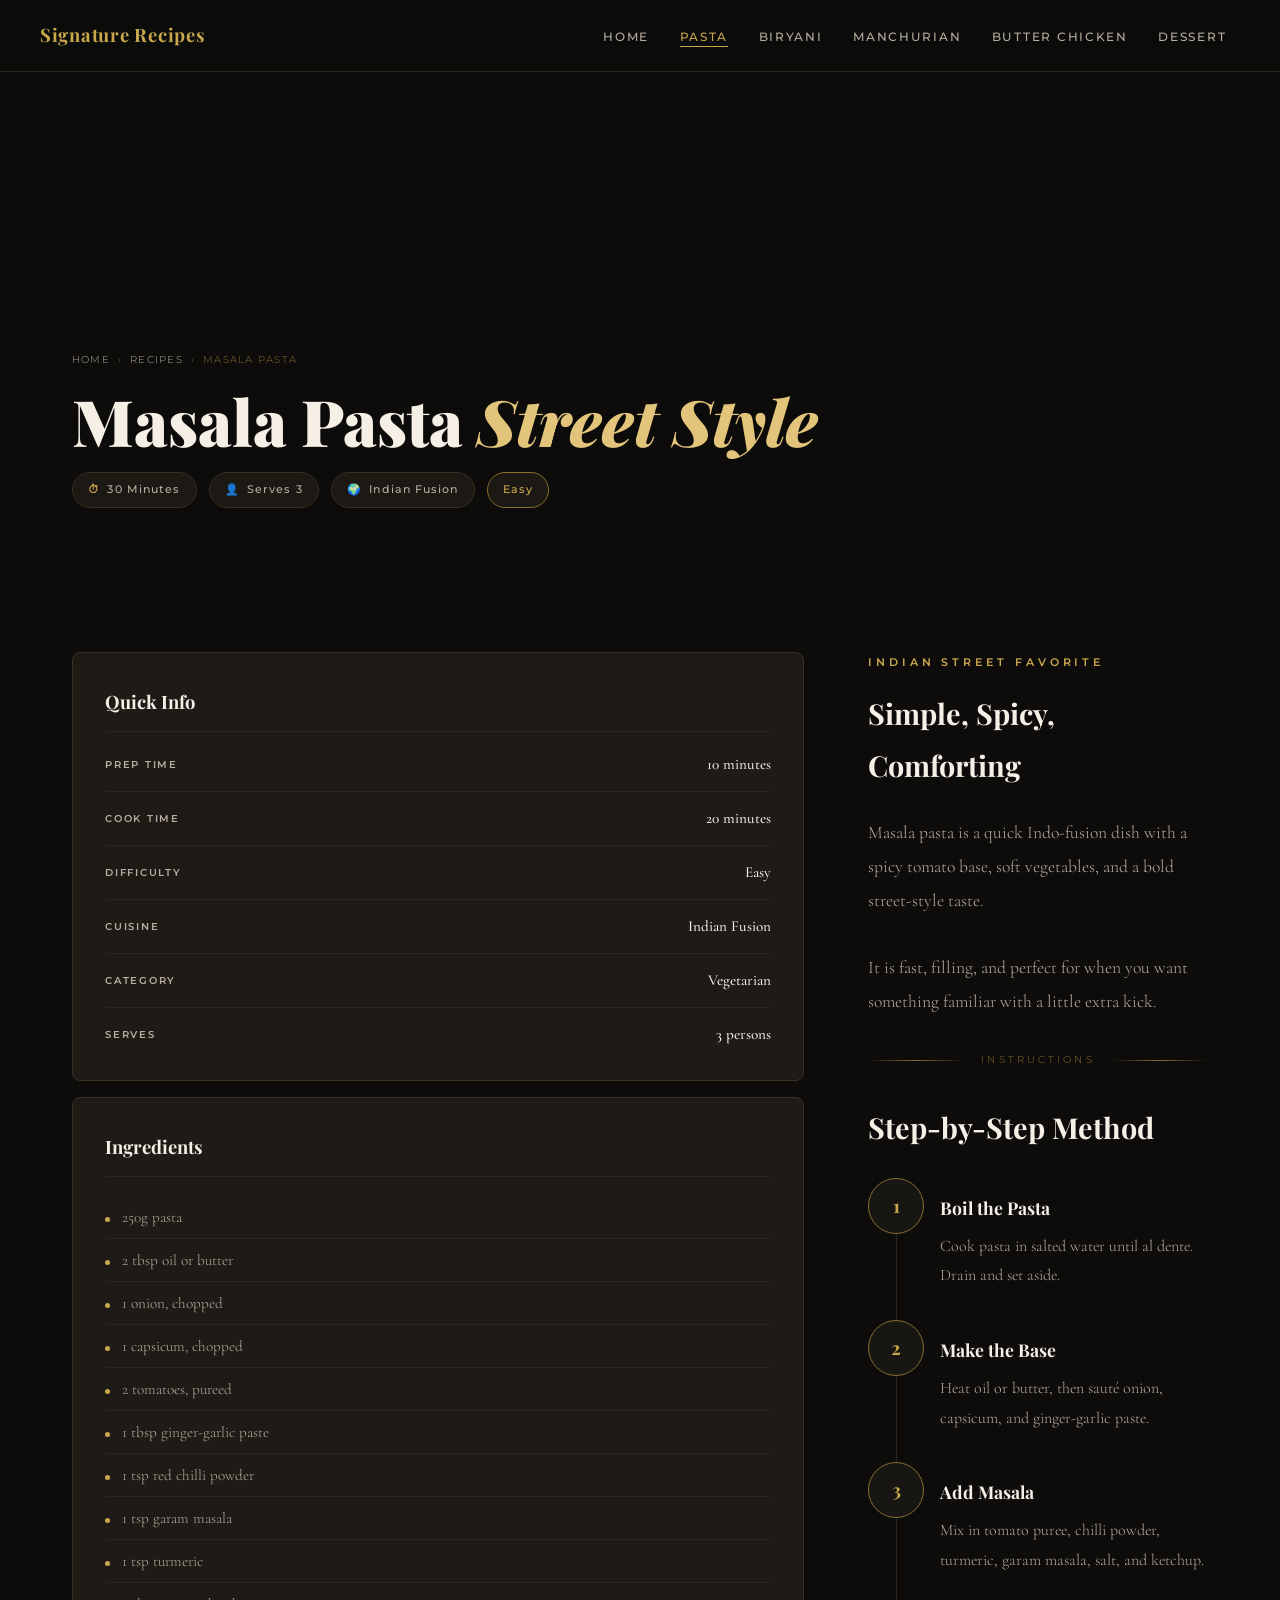
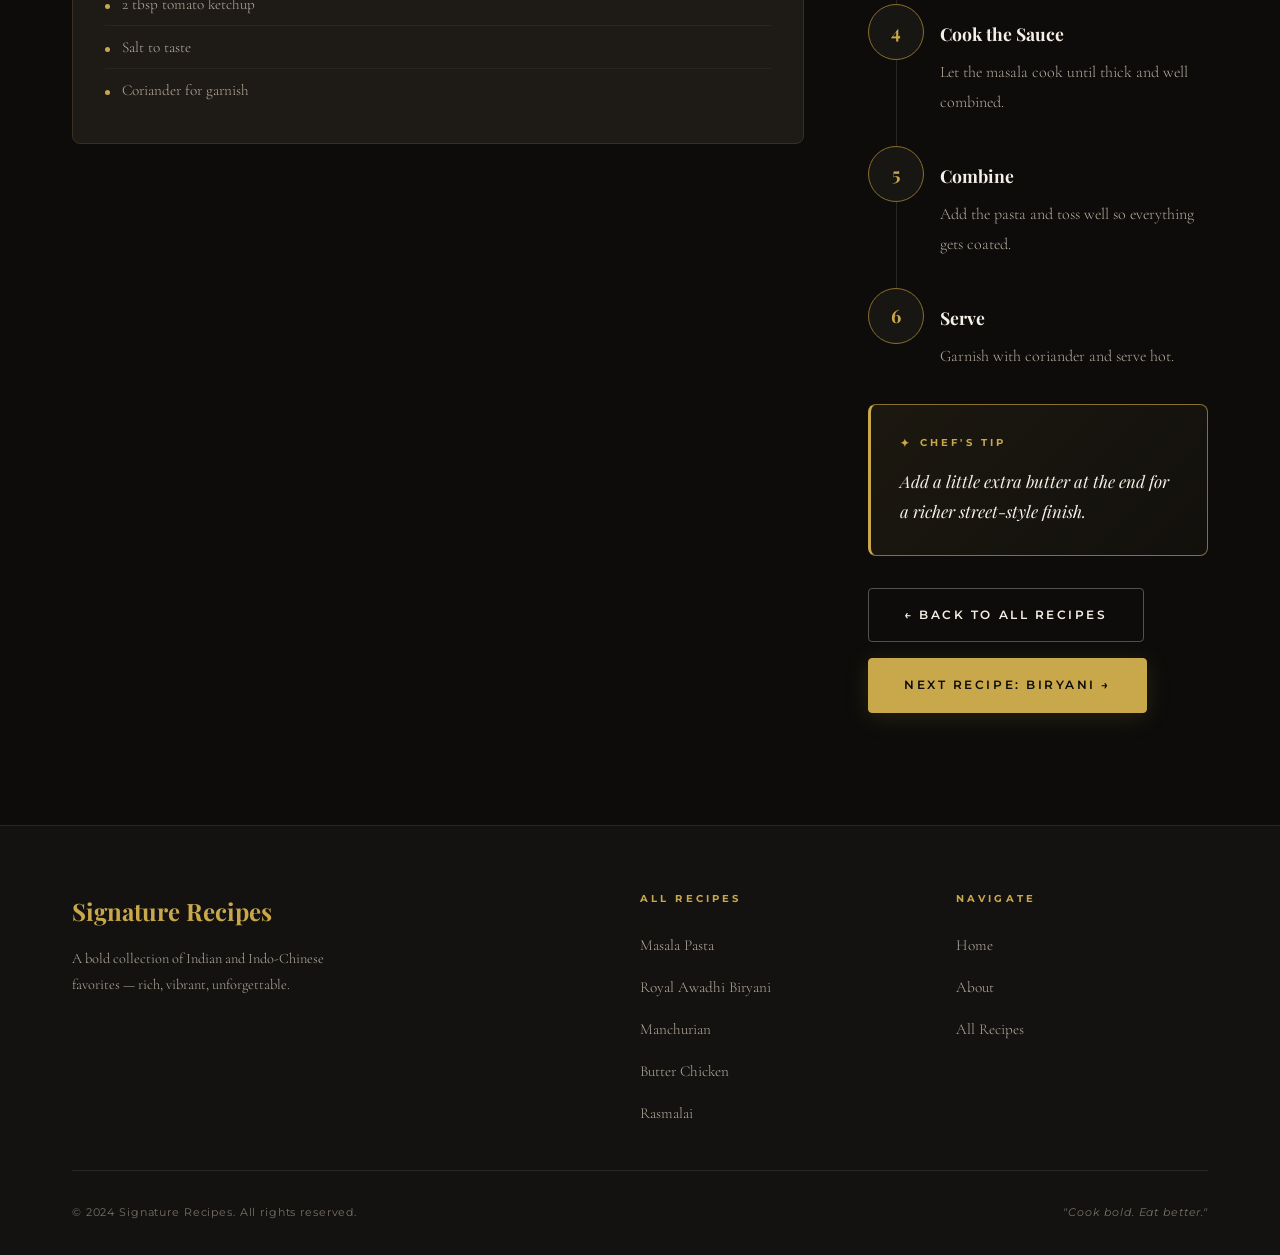
<file: pasta.html>
<!DOCTYPE html>
<html lang="en">
<head>
  <meta charset="UTF-8" />
  <meta name="viewport" content="width=device-width, initial-scale=1.0" />
  <meta name="description" content="Masala Pasta — A spicy Indian-style pasta tossed in tomato, onion, and bold masala flavors." />
  <title>Masala Pasta — Signature Recipes</title>
  <link rel="stylesheet" href="css/styles.css" />
</head>
<body>

  <nav class="navbar" role="navigation" aria-label="Main navigation">
    <div class="navbar-inner">
      <a href="index.html" class="navbar-brand">
        <span class="brand-title">Signature Recipes</span>
      </a>

      <button class="nav-toggle" id="navToggle" aria-label="Toggle navigation" aria-expanded="false">
        <span></span><span></span><span></span>
      </button>

      <ul class="navbar-links" id="navLinks" role="list">
        <li><a href="index.html">Home</a></li>
        <li><a href="pasta.html" class="active">Pasta</a></li>
        <li><a href="biryani.html">Biryani</a></li>
        <li><a href="manchurian.html">Manchurian</a></li>
        <li><a href="butterChicken.html">Butter Chicken</a></li>
        <li><a href="dessert.html">Dessert</a></li>
      </ul>
    </div>
  </nav>

  <main>

    <section class="recipe-hero" aria-label="Recipe hero">
      <div class="recipe-hero-bg" role="img" aria-label="Masala pasta in a bowl"
        style="background-image: url('https://images.unsplash.com/photo-1525755662778-989d0524087e?w=1400&auto=format&fit=crop&q=80');">
      </div>
      <div class="recipe-hero-overlay"></div>
      <div class="recipe-hero-content">
        <nav class="breadcrumb" aria-label="Breadcrumb">
          <a href="index.html">Home</a>
          <span>›</span>
          <a href="index.html#featured">Recipes</a>
          <span>›</span>
          <span>Masala Pasta</span>
        </nav>
        <h1>Masala Pasta <em>Street Style</em></h1>
        <div class="recipe-badges">
          <span class="recipe-badge"><strong>⏱</strong> 30 Minutes</span>
          <span class="recipe-badge"><strong>👤</strong> Serves 3</span>
          <span class="recipe-badge"><strong>🌍</strong> Indian Fusion</span>
          <span class="recipe-badge difficulty-medium" style="color: var(--color-gold); border-color: var(--color-gold-dim);">Easy</span>
        </div>
      </div>
    </section>

    <section class="recipe-body">
      <div class="container">
        <div class="recipe-layout">

          <aside class="recipe-sidebar" aria-label="Recipe details">

            <div class="sidebar-card">
              <h3>Quick Info</h3>
              <div class="quick-info">
                <div class="info-row">
                  <span class="info-label">Prep Time</span>
                  <span class="info-value">10 minutes</span>
                </div>
                <div class="info-row">
                  <span class="info-label">Cook Time</span>
                  <span class="info-value">20 minutes</span>
                </div>
                <div class="info-row">
                  <span class="info-label">Difficulty</span>
                  <span class="info-value difficulty-medium">Easy</span>
                </div>
                <div class="info-row">
                  <span class="info-label">Cuisine</span>
                  <span class="info-value">Indian Fusion</span>
                </div>
                <div class="info-row">
                  <span class="info-label">Category</span>
                  <span class="info-value">Vegetarian</span>
                </div>
                <div class="info-row">
                  <span class="info-label">Serves</span>
                  <span class="info-value">3 persons</span>
                </div>
              </div>
            </div>

            <div class="sidebar-card">
              <h3>Ingredients</h3>
              <ul class="ingredients-list" aria-label="Ingredients list">
                <li>250g pasta</li>
                <li>2 tbsp oil or butter</li>
                <li>1 onion, chopped</li>
                <li>1 capsicum, chopped</li>
                <li>2 tomatoes, pureed</li>
                <li>1 tbsp ginger-garlic paste</li>
                <li>1 tsp red chilli powder</li>
                <li>1 tsp garam masala</li>
                <li>1 tsp turmeric</li>
                <li>2 tbsp tomato ketchup</li>
                <li>Salt to taste</li>
                <li>Coriander for garnish</li>
              </ul>
            </div>

          </aside>

          <div class="recipe-main">

            <span class="section-label">Indian Street Favorite</span>
            <h2>Simple, Spicy, Comforting</h2>

            <p class="recipe-intro">
              Masala pasta is a quick Indo-fusion dish with a spicy tomato base, soft vegetables, and a bold street-style taste.
            </p>

            <p class="recipe-intro">
              It is fast, filling, and perfect for when you want something familiar with a little extra kick.
            </p>

            <div class="gold-rule"><span>Instructions</span></div>
            <h2>Step-by-Step Method</h2>

            <ol class="steps-list" aria-label="Cooking steps">

              <li class="step-item">
                <div class="step-number" aria-label="Step 1"></div>
                <div class="step-content">
                  <h4>Boil the Pasta</h4>
                  <p>Cook pasta in salted water until al dente. Drain and set aside.</p>
                </div>
              </li>

              <li class="step-item">
                <div class="step-number" aria-label="Step 2"></div>
                <div class="step-content">
                  <h4>Make the Base</h4>
                  <p>Heat oil or butter, then sauté onion, capsicum, and ginger-garlic paste.</p>
                </div>
              </li>

              <li class="step-item">
                <div class="step-number" aria-label="Step 3"></div>
                <div class="step-content">
                  <h4>Add Masala</h4>
                  <p>Mix in tomato puree, chilli powder, turmeric, garam masala, salt, and ketchup.</p>
                </div>
              </li>

              <li class="step-item">
                <div class="step-number" aria-label="Step 4"></div>
                <div class="step-content">
                  <h4>Cook the Sauce</h4>
                  <p>Let the masala cook until thick and well combined.</p>
                </div>
              </li>

              <li class="step-item">
                <div class="step-number" aria-label="Step 5"></div>
                <div class="step-content">
                  <h4>Combine</h4>
                  <p>Add the pasta and toss well so everything gets coated.</p>
                </div>
              </li>

              <li class="step-item">
                <div class="step-number" aria-label="Step 6"></div>
                <div class="step-content">
                  <h4>Serve</h4>
                  <p>Garnish with coriander and serve hot.</p>
                </div>
              </li>

            </ol>

            <div class="chefs-tip" role="note" aria-label="Chef's tip">
              <div class="tip-label">Chef's Tip</div>
              <p>
                Add a little extra butter at the end for a richer street-style finish.
              </p>
            </div>

            <div style="margin-top: var(--space-md); display: flex; gap: 1rem; flex-wrap: wrap;">
              <a href="index.html" class="btn btn-outline">← Back to All Recipes</a>
              <a href="biryani.html" class="btn btn-gold">Next Recipe: Biryani →</a>
            </div>

          </div>
        </div>
      </div>
    </section>

  </main>

<footer class="footer" role="contentinfo">
  <div class="container">
    <div class="footer-grid">
      <div class="footer-brand">
        <div class="brand-title">Signature Recipes</div>
        <p>A bold collection of Indian and Indo-Chinese favorites — rich, vibrant, unforgettable.</p>
      </div>
      <div class="footer-col">
        <h4>All Recipes</h4>
        <ul>
          <li><a href="pasta.html">Masala Pasta</a></li>
          <li><a href="biryani.html">Royal Awadhi Biryani</a></li>
          <li><a href="manchurian.html">Manchurian</a></li>
          <li><a href="butterChicken.html">Butter Chicken</a></li>
          <li><a href="dessert.html">Rasmalai</a></li>
        </ul>
      </div>
      <div class="footer-col">
        <h4>Navigate</h4>
        <ul>
          <li><a href="index.html">Home</a></li>
          <li><a href="index.html#chef-intro">About</a></li>
          <li><a href="index.html#featured">All Recipes</a></li>
        </ul>
      </div>
    </div>
    <div class="footer-bottom">
      <p>&copy; 2024 Signature Recipes. All rights reserved.</p>
      <p class="footer-tagline">"Cook bold. Eat better."</p>
    </div>
  </div>
</footer>

<script>
  (function() {
    var toggle = document.getElementById('navToggle');
    var links  = document.getElementById('navLinks');
    if (!toggle || !links) return;
    toggle.addEventListener('click', function() {
      var isOpen = links.classList.toggle('open');
      toggle.setAttribute('aria-expanded', isOpen);
    });
  })();
</script>

</body>
</html>
</file>
<file: css/styles.css>
/* ============================================================
   CHEF'S SIGNATURE RECIPES — styles.css
   Theme: Editorial Dark Luxury
   ============================================================ */

/* --- Google Fonts Import --- */
@import url('https://fonts.googleapis.com/css2?family=Playfair+Display:ital,wght@0,400;0,600;0,700;0,900;1,400;1,600&family=Cormorant+Garamond:ital,wght@0,300;0,400;0,500;1,300;1,400&family=Montserrat:wght@300;400;500;600&display=swap');

/* ============================================================
   CSS CUSTOM PROPERTIES
   ============================================================ */
:root {
  /* Color Palette */
  --color-bg:         #0d0c0b;
  --color-bg-alt:     #131210;
  --color-bg-card:    #181613;
  --color-surface:    #1e1b17;
  --color-gold:       #c9a84c;
  --color-gold-light: #e2c47a;
  --color-gold-dim:   #8a6f2e;
  --color-cream:      #f5efe6;
  --color-cream-dim:  #b8ad9e;
  --color-white:      #ffffff;
  --color-border:     #2a2520;
  --color-border-gold:#3a3020;
  --color-red-accent: #8b2a2a;

  /* Typography */
  --font-display:  'Playfair Display', Georgia, serif;
  --font-body:     'Cormorant Garamond', Georgia, serif;
  --font-ui:       'Montserrat', sans-serif;

  /* Spacing */
  --space-xs:  0.5rem;
  --space-sm:  1rem;
  --space-md:  2rem;
  --space-lg:  4rem;
  --space-xl:  7rem;

  /* Transitions */
  --transition-fast:   0.2s ease;
  --transition-smooth: 0.4s cubic-bezier(0.25, 0.46, 0.45, 0.94);
  --transition-slow:   0.7s cubic-bezier(0.25, 0.46, 0.45, 0.94);

  /* Borders */
  --radius-sm:  4px;
  --radius-md:  8px;
  --radius-lg:  16px;

  /* Shadows */
  --shadow-card:  0 8px 40px rgba(0,0,0,0.6);
  --shadow-gold:  0 4px 24px rgba(201,168,76,0.15);
  --shadow-deep:  0 20px 60px rgba(0,0,0,0.8);
}

/* ============================================================
   RESET & BASE
   ============================================================ */
*, *::before, *::after {
  margin: 0;
  padding: 0;
  box-sizing: border-box;
}

html {
  scroll-behavior: smooth;
  font-size: 16px;
}

body {
  background-color: var(--color-bg);
  color: var(--color-cream);
  font-family: var(--font-body);
  font-size: 1.125rem;
  font-weight: 300;
  line-height: 1.8;
  overflow-x: hidden;
  -webkit-font-smoothing: antialiased;
  -moz-osx-font-smoothing: grayscale;
}

img {
  display: block;
  max-width: 100%;
  height: auto;
}

a {
  color: var(--color-gold);
  text-decoration: none;
  transition: color var(--transition-fast);
}

a:hover {
  color: var(--color-gold-light);
}

ul, ol {
  list-style: none;
}

/* ============================================================
   UTILITY CLASSES
   ============================================================ */
.container {
  max-width: 1200px;
  margin: 0 auto;
  padding: 0 var(--space-md);
}

.section-label {
  display: block;
  font-family: var(--font-ui);
  font-size: 0.7rem;
  font-weight: 600;
  letter-spacing: 0.35em;
  text-transform: uppercase;
  color: var(--color-gold);
  margin-bottom: var(--space-sm);
}

.text-center { text-align: center; }
.text-gold   { color: var(--color-gold); }

/* Gold decorative rule */
.gold-rule {
  display: flex;
  align-items: center;
  gap: var(--space-sm);
  margin: var(--space-md) 0;
}
.gold-rule::before,
.gold-rule::after {
  content: '';
  flex: 1;
  height: 1px;
  background: linear-gradient(to right, transparent, var(--color-gold-dim), transparent);
}
.gold-rule span {
  font-family: var(--font-ui);
  font-size: 0.65rem;
  letter-spacing: 0.3em;
  text-transform: uppercase;
  color: var(--color-gold-dim);
  white-space: nowrap;
}

/* ============================================================
   NAVIGATION
   ============================================================ */
.navbar {
  position: fixed;
  top: 0;
  left: 0;
  right: 0;
  z-index: 1000;
  padding: 1.2rem var(--space-md);
  background: rgba(13,12,11,0.92);
  backdrop-filter: blur(16px);
  -webkit-backdrop-filter: blur(16px);
  border-bottom: 1px solid var(--color-border);
  transition: background var(--transition-smooth);
}

.navbar-inner {
  max-width: 1200px;
  margin: 0 auto;
  display: flex;
  align-items: center;
  justify-content: space-between;
  gap: var(--space-md);
}

.navbar-brand {
  display: flex;
  flex-direction: column;
  gap: 0.1rem;
  text-decoration: none;
}

.navbar-brand .brand-title {
  font-family: var(--font-display);
  font-size: 1.15rem;
  font-weight: 700;
  color: var(--color-gold);
  letter-spacing: 0.04em;
  line-height: 1.1;
}

.navbar-brand .brand-sub {
  font-family: var(--font-ui);
  font-size: 0.6rem;
  font-weight: 500;
  letter-spacing: 0.35em;
  text-transform: uppercase;
  color: var(--color-cream-dim);
}

.navbar-links {
  display: flex;
  align-items: center;
  gap: 0.2rem;
  flex-wrap: wrap;
}

.navbar-links a {
  font-family: var(--font-ui);
  font-size: 0.72rem;
  font-weight: 500;
  letter-spacing: 0.15em;
  text-transform: uppercase;
  color: var(--color-cream-dim);
  padding: 0.45rem 0.85rem;
  border-radius: var(--radius-sm);
  transition: color var(--transition-fast), background var(--transition-fast);
  position: relative;
}

.navbar-links a::after {
  content: '';
  position: absolute;
  bottom: 0.25rem;
  left: 0.85rem;
  right: 0.85rem;
  height: 1px;
  background: var(--color-gold);
  transform: scaleX(0);
  transition: transform var(--transition-smooth);
}

.navbar-links a:hover {
  color: var(--color-gold-light);
}
.navbar-links a:hover::after {
  transform: scaleX(1);
}

.navbar-links a.active {
  color: var(--color-gold);
}
.navbar-links a.active::after {
  transform: scaleX(1);
}

/* Hamburger (mobile) */
.nav-toggle {
  display: none;
  flex-direction: column;
  gap: 5px;
  cursor: pointer;
  padding: 4px;
  background: none;
  border: none;
}
.nav-toggle span {
  display: block;
  width: 24px;
  height: 1.5px;
  background: var(--color-cream-dim);
  transition: var(--transition-fast);
}

/* ============================================================
   HERO — HOME PAGE
   ============================================================ */
.hero {
  position: relative;
  min-height: 100vh;
  display: flex;
  align-items: center;
  overflow: hidden;
}

.hero-bg {
  position: absolute;
  inset: 0;
  background-image: url('https://images.unsplash.com/photo-1414235077428-338989a2e8c0?w=1600&auto=format&fit=crop&q=80');
  background-size: cover;
  background-position: center;
  transform: scale(1.05);
  animation: heroZoom 16s ease-in-out infinite alternate;
}

@keyframes heroZoom {
  from { transform: scale(1.05); }
  to   { transform: scale(1.12); }
}

.hero-overlay {
  position: absolute;
  inset: 0;
  background: linear-gradient(
    135deg,
    rgba(13,12,11,0.90) 0%,
    rgba(13,12,11,0.65) 50%,
    rgba(13,12,11,0.85) 100%
  );
}

.hero-content {
  position: relative;
  z-index: 2;
  max-width: 760px;
  padding: 8rem var(--space-md) 4rem;
  margin: 0 auto 0 10%;
  animation: heroFadeUp 1.2s cubic-bezier(0.25, 0.46, 0.45, 0.94) both;
}

@keyframes heroFadeUp {
  from { opacity: 0; transform: translateY(40px); }
  to   { opacity: 1; transform: translateY(0); }
}

.hero-eyebrow {
  display: flex;
  align-items: center;
  gap: var(--space-sm);
  margin-bottom: 1.5rem;
}

.hero-eyebrow::before {
  content: '';
  width: 40px;
  height: 1px;
  background: var(--color-gold);
}

.hero-eyebrow span {
  font-family: var(--font-ui);
  font-size: 0.68rem;
  font-weight: 600;
  letter-spacing: 0.4em;
  text-transform: uppercase;
  color: var(--color-gold);
}

.hero h1 {
  font-family: var(--font-display);
  font-size: clamp(2.8rem, 6vw, 5.5rem);
  font-weight: 900;
  line-height: 1.05;
  color: var(--color-cream);
  margin-bottom: 1.5rem;
}

.hero h1 em {
  font-style: italic;
  color: var(--color-gold-light);
  display: block;
}

.hero-desc {
  font-size: 1.15rem;
  font-weight: 300;
  color: var(--color-cream-dim);
  max-width: 500px;
  margin-bottom: 2.5rem;
  line-height: 1.9;
}

.hero-cta {
  display: flex;
  gap: var(--space-sm);
  flex-wrap: wrap;
}

/* ============================================================
   BUTTONS
   ============================================================ */
.btn {
  display: inline-block;
  font-family: var(--font-ui);
  font-size: 0.72rem;
  font-weight: 600;
  letter-spacing: 0.22em;
  text-transform: uppercase;
  padding: 1rem 2.2rem;
  border-radius: var(--radius-sm);
  cursor: pointer;
  transition: all var(--transition-smooth);
  border: 1.5px solid transparent;
  text-decoration: none;
}

.btn-gold {
  background: var(--color-gold);
  color: var(--color-bg);
  border-color: var(--color-gold);
  box-shadow: var(--shadow-gold);
}

.btn-gold:hover {
  background: var(--color-gold-light);
  border-color: var(--color-gold-light);
  color: var(--color-bg);
  transform: translateY(-2px);
  box-shadow: 0 8px 32px rgba(201,168,76,0.3);
}

.btn-outline {
  background: transparent;
  color: var(--color-cream);
  border-color: rgba(245,239,230,0.3);
}

.btn-outline:hover {
  border-color: var(--color-gold);
  color: var(--color-gold);
  transform: translateY(-2px);
}

.btn-sm {
  padding: 0.65rem 1.4rem;
  font-size: 0.67rem;
}

/* ============================================================
   SECTION HEADERS
   ============================================================ */
.section-header {
  margin-bottom: var(--space-lg);
}

.section-header h2 {
  font-family: var(--font-display);
  font-size: clamp(2rem, 4vw, 3.2rem);
  font-weight: 700;
  color: var(--color-cream);
  line-height: 1.15;
}

.section-header h2 em {
  font-style: italic;
  color: var(--color-gold-light);
}

.section-header p {
  font-size: 1.05rem;
  color: var(--color-cream-dim);
  max-width: 560px;
  margin-top: 0.8rem;
  line-height: 1.9;
}

.section-header.centered {
  text-align: center;
}
.section-header.centered p {
  margin: 0.8rem auto 0;
}

/* ============================================================
   CHEF INTRO — HOME PAGE
   ============================================================ */
.chef-intro {
  padding: var(--space-xl) 0;
  background: var(--color-bg-alt);
  border-top: 1px solid var(--color-border);
  border-bottom: 1px solid var(--color-border);
}

.chef-intro-grid {
  display: grid;
  grid-template-columns: 1fr 1fr;
  gap: 5rem;
  align-items: center;
}

.chef-intro-image {
  position: relative;
}

.chef-intro-image img {
  width: 100%;
  height: 560px;
  object-fit: cover;
  border-radius: var(--radius-md);
  filter: grayscale(15%) contrast(1.05);
}

.chef-image-badge {
  position: absolute;
  bottom: -1.5rem;
  right: -1.5rem;
  width: 120px;
  height: 120px;
  background: var(--color-gold);
  border-radius: 50%;
  display: flex;
  flex-direction: column;
  align-items: center;
  justify-content: center;
  text-align: center;
  padding: 1rem;
  box-shadow: var(--shadow-deep);
}

.chef-image-badge .badge-num {
  font-family: var(--font-display);
  font-size: 2rem;
  font-weight: 900;
  color: var(--color-bg);
  line-height: 1;
}

.chef-image-badge .badge-text {
  font-family: var(--font-ui);
  font-size: 0.52rem;
  font-weight: 700;
  letter-spacing: 0.12em;
  text-transform: uppercase;
  color: var(--color-bg);
  line-height: 1.3;
  margin-top: 0.2rem;
}

.chef-intro-text blockquote {
  font-family: var(--font-display);
  font-size: 1.5rem;
  font-style: italic;
  color: var(--color-gold-light);
  border-left: 2px solid var(--color-gold);
  padding-left: 1.5rem;
  margin: 1.5rem 0;
  line-height: 1.5;
}

.chef-intro-text p {
  font-size: 1.05rem;
  color: var(--color-cream-dim);
  line-height: 1.95;
  margin-bottom: 1rem;
}

.chef-stats {
  display: grid;
  grid-template-columns: repeat(3, 1fr);
  gap: var(--space-sm);
  margin-top: var(--space-md);
  padding-top: var(--space-md);
  border-top: 1px solid var(--color-border);
}

.stat-item {
  text-align: center;
}

.stat-num {
  display: block;
  font-family: var(--font-display);
  font-size: 2.2rem;
  font-weight: 900;
  color: var(--color-gold);
  line-height: 1;
}

.stat-label {
  display: block;
  font-family: var(--font-ui);
  font-size: 0.62rem;
  font-weight: 500;
  letter-spacing: 0.2em;
  text-transform: uppercase;
  color: var(--color-cream-dim);
  margin-top: 0.3rem;
}

/* ============================================================
   RECIPE CARDS — HOME PAGE
   ============================================================ */
.featured-section {
  padding: var(--space-xl) 0;
}

/* Search bar UI */
.search-bar-ui {
  display: flex;
  align-items: center;
  gap: 0;
  max-width: 460px;
  margin: 0 auto var(--space-lg);
  border: 1px solid var(--color-border-gold);
  border-radius: var(--radius-sm);
  overflow: hidden;
  background: var(--color-surface);
}

.search-bar-ui input {
  flex: 1;
  background: transparent;
  border: none;
  outline: none;
  padding: 0.85rem 1.2rem;
  font-family: var(--font-ui);
  font-size: 0.8rem;
  color: var(--color-cream);
  letter-spacing: 0.05em;
}

.search-bar-ui input::placeholder {
  color: var(--color-cream-dim);
  opacity: 0.6;
}

.search-bar-ui button {
  background: var(--color-gold);
  border: none;
  padding: 0.85rem 1.4rem;
  cursor: pointer;
  font-family: var(--font-ui);
  font-size: 0.7rem;
  font-weight: 600;
  letter-spacing: 0.15em;
  text-transform: uppercase;
  color: var(--color-bg);
  transition: background var(--transition-fast);
}

.search-bar-ui button:hover {
  background: var(--color-gold-light);
}

/* Filter tags */
.filter-tags {
  display: flex;
  gap: 0.6rem;
  justify-content: center;
  flex-wrap: wrap;
  margin-bottom: var(--space-md);
}

.filter-tag {
  font-family: var(--font-ui);
  font-size: 0.65rem;
  font-weight: 600;
  letter-spacing: 0.2em;
  text-transform: uppercase;
  padding: 0.45rem 1.1rem;
  border: 1px solid var(--color-border);
  border-radius: 100px;
  color: var(--color-cream-dim);
  cursor: pointer;
  transition: all var(--transition-fast);
  background: transparent;
}

.filter-tag:hover,
.filter-tag.active {
  border-color: var(--color-gold);
  color: var(--color-gold);
  background: rgba(201,168,76,0.07);
}

/* Cards grid */
.recipes-grid {
  display: grid;
  grid-template-columns: repeat(auto-fill, minmax(320px, 1fr));
  gap: var(--space-md);
}

.recipe-card {
  background: var(--color-bg-card);
  border: 1px solid var(--color-border);
  border-radius: var(--radius-md);
  overflow: hidden;
  transition: transform var(--transition-smooth), box-shadow var(--transition-smooth), border-color var(--transition-smooth);
  display: flex;
  flex-direction: column;
}

.recipe-card:hover {
  transform: translateY(-6px);
  box-shadow: var(--shadow-deep);
  border-color: var(--color-border-gold);
}

.card-image {
  position: relative;
  overflow: hidden;
  height: 220px;
}

.card-image img {
  width: 100%;
  height: 100%;
  object-fit: cover;
  transition: transform var(--transition-slow);
}

.recipe-card:hover .card-image img {
  transform: scale(1.06);
}

.card-category {
  position: absolute;
  top: var(--space-sm);
  left: var(--space-sm);
  background: var(--color-bg);
  border: 1px solid var(--color-gold-dim);
  color: var(--color-gold);
  font-family: var(--font-ui);
  font-size: 0.6rem;
  font-weight: 600;
  letter-spacing: 0.2em;
  text-transform: uppercase;
  padding: 0.3rem 0.75rem;
  border-radius: 100px;
}

.card-body {
  padding: 1.6rem;
  flex: 1;
  display: flex;
  flex-direction: column;
}

.card-meta {
  display: flex;
  gap: var(--space-sm);
  margin-bottom: 0.85rem;
}

.meta-pill {
  display: flex;
  align-items: center;
  gap: 0.3rem;
  font-family: var(--font-ui);
  font-size: 0.62rem;
  font-weight: 500;
  letter-spacing: 0.08em;
  color: var(--color-cream-dim);
}

.meta-pill .dot {
  width: 5px;
  height: 5px;
  border-radius: 50%;
  background: var(--color-gold-dim);
}

.card-title {
  font-family: var(--font-display);
  font-size: 1.45rem;
  font-weight: 700;
  color: var(--color-cream);
  line-height: 1.2;
  margin-bottom: 0.7rem;
}

.card-desc {
  font-size: 0.95rem;
  color: var(--color-cream-dim);
  line-height: 1.7;
  flex: 1;
  margin-bottom: 1.3rem;
}

.card-footer {
  display: flex;
  align-items: center;
  justify-content: space-between;
  padding-top: 1rem;
  border-top: 1px solid var(--color-border);
}

.card-difficulty {
  font-family: var(--font-ui);
  font-size: 0.62rem;
  font-weight: 600;
  letter-spacing: 0.15em;
  text-transform: uppercase;
}

.difficulty-easy   { color: #5a9a6a; }
.difficulty-medium { color: #c9a84c; }
.difficulty-hard   { color: #b85454; }

/* ============================================================
   QUOTE BANNER
   ============================================================ */
.quote-banner {
  padding: var(--space-lg) 0;
  background: var(--color-surface);
  border-top: 1px solid var(--color-border);
  border-bottom: 1px solid var(--color-border);
  text-align: center;
}

.quote-banner blockquote {
  font-family: var(--font-display);
  font-size: clamp(1.3rem, 3vw, 2rem);
  font-style: italic;
  font-weight: 400;
  color: var(--color-cream);
  max-width: 800px;
  margin: 0 auto;
  line-height: 1.6;
}

.quote-banner cite {
  display: block;
  margin-top: 1rem;
  font-family: var(--font-ui);
  font-size: 0.7rem;
  font-weight: 600;
  letter-spacing: 0.3em;
  text-transform: uppercase;
  color: var(--color-gold);
  font-style: normal;
}

/* ============================================================
   FOOTER
   ============================================================ */
.footer {
  background: var(--color-bg-alt);
  border-top: 1px solid var(--color-border);
  padding: var(--space-lg) 0 var(--space-md);
}

.footer-grid {
  display: grid;
  grid-template-columns: 2fr 1fr 1fr;
  gap: var(--space-lg);
  margin-bottom: var(--space-md);
}

.footer-brand .brand-title {
  font-family: var(--font-display);
  font-size: 1.5rem;
  font-weight: 700;
  color: var(--color-gold);
  margin-bottom: 0.4rem;
}

.footer-brand p {
  font-size: 0.9rem;
  color: var(--color-cream-dim);
  max-width: 280px;
  line-height: 1.8;
  margin-top: 0.8rem;
}

.footer-col h4 {
  font-family: var(--font-ui);
  font-size: 0.65rem;
  font-weight: 700;
  letter-spacing: 0.3em;
  text-transform: uppercase;
  color: var(--color-gold);
  margin-bottom: 1.2rem;
}

.footer-col ul li {
  margin-bottom: 0.6rem;
}

.footer-col ul li a {
  font-family: var(--font-body);
  font-size: 0.95rem;
  color: var(--color-cream-dim);
  transition: color var(--transition-fast);
}

.footer-col ul li a:hover {
  color: var(--color-gold-light);
}

.footer-bottom {
  padding-top: var(--space-md);
  border-top: 1px solid var(--color-border);
  display: flex;
  align-items: center;
  justify-content: space-between;
  gap: var(--space-sm);
}

.footer-bottom p {
  font-family: var(--font-ui);
  font-size: 0.68rem;
  font-weight: 400;
  letter-spacing: 0.08em;
  color: var(--color-cream-dim);
  opacity: 0.6;
}

.footer-tagline {
  font-family: var(--font-display);
  font-size: 0.85rem;
  font-style: italic;
  color: var(--color-gold-dim);
}

/* ============================================================
   RECIPE PAGE — HERO
   ============================================================ */
.recipe-hero {
  position: relative;
  height: 60vh;
  min-height: 420px;
  display: flex;
  align-items: flex-end;
  overflow: hidden;
}

.recipe-hero-bg {
  position: absolute;
  inset: 0;
  background-size: cover;
  background-position: center;
  transform: scale(1.03);
  animation: heroZoom 14s ease-in-out infinite alternate;
}

.recipe-hero-overlay {
  position: absolute;
  inset: 0;
  background: linear-gradient(
    to top,
    rgba(13,12,11,0.98) 0%,
    rgba(13,12,11,0.5) 50%,
    rgba(13,12,11,0.2) 100%
  );
}

.recipe-hero-content {
  position: relative;
  z-index: 2;
  padding: var(--space-lg) var(--space-md) var(--space-md);
  max-width: 1200px;
  width: 100%;
  margin: 0 auto;
}

.recipe-hero-content .breadcrumb {
  display: flex;
  align-items: center;
  gap: 0.5rem;
  font-family: var(--font-ui);
  font-size: 0.65rem;
  letter-spacing: 0.12em;
  text-transform: uppercase;
  color: var(--color-cream-dim);
  margin-bottom: 1rem;
}

.recipe-hero-content .breadcrumb a {
  color: var(--color-cream-dim);
  transition: color var(--transition-fast);
}
.recipe-hero-content .breadcrumb a:hover { color: var(--color-gold); }
.recipe-hero-content .breadcrumb span { color: var(--color-gold-dim); }

.recipe-hero-content h1 {
  font-family: var(--font-display);
  font-size: clamp(2.4rem, 5vw, 4rem);
  font-weight: 900;
  color: var(--color-cream);
  line-height: 1.1;
  margin-bottom: 1rem;
}

.recipe-hero-content h1 em {
  font-style: italic;
  color: var(--color-gold-light);
}

.recipe-badges {
  display: flex;
  gap: 0.75rem;
  flex-wrap: wrap;
}

.recipe-badge {
  display: flex;
  align-items: center;
  gap: 0.45rem;
  font-family: var(--font-ui);
  font-size: 0.68rem;
  font-weight: 500;
  letter-spacing: 0.1em;
  background: rgba(30,27,23,0.9);
  border: 1px solid var(--color-border-gold);
  color: var(--color-cream-dim);
  padding: 0.45rem 0.95rem;
  border-radius: 100px;
}

.recipe-badge strong {
  color: var(--color-gold);
  font-weight: 600;
}

/* ============================================================
   RECIPE BODY
   ============================================================ */
.recipe-body {
  padding: var(--space-xl) 0;
}

.recipe-layout {
  display: grid;
  grid-template-columns: 1fr 340px;
  gap: 4rem;
  align-items: start;
}

/* Sidebar */
.recipe-sidebar {
  position: sticky;
  top: 100px;
}

.sidebar-card {
  background: var(--color-surface);
  border: 1px solid var(--color-border-gold);
  border-radius: var(--radius-md);
  padding: 2rem;
  margin-bottom: var(--space-sm);
}

.sidebar-card h3 {
  font-family: var(--font-display);
  font-size: 1.15rem;
  font-weight: 700;
  color: var(--color-cream);
  margin-bottom: 1.2rem;
  padding-bottom: 0.8rem;
  border-bottom: 1px solid var(--color-border);
}

.ingredients-list li {
  display: flex;
  align-items: baseline;
  gap: 0.75rem;
  padding: 0.6rem 0;
  border-bottom: 1px solid var(--color-border);
  font-size: 0.95rem;
  color: var(--color-cream-dim);
  line-height: 1.5;
}

.ingredients-list li:last-child { border-bottom: none; }

.ingredients-list li::before {
  content: '';
  width: 5px;
  height: 5px;
  border-radius: 50%;
  background: var(--color-gold);
  flex-shrink: 0;
  margin-top: 0.45rem;
}

.quick-info {
  display: flex;
  flex-direction: column;
  gap: 0.8rem;
}

.info-row {
  display: flex;
  justify-content: space-between;
  align-items: center;
  padding-bottom: 0.8rem;
  border-bottom: 1px solid var(--color-border);
}

.info-row:last-child { border-bottom: none; padding-bottom: 0; }

.info-label {
  font-family: var(--font-ui);
  font-size: 0.62rem;
  font-weight: 600;
  letter-spacing: 0.18em;
  text-transform: uppercase;
  color: var(--color-cream-dim);
}

.info-value {
  font-family: var(--font-body);
  font-size: 0.95rem;
  font-weight: 500;
  color: var(--color-cream);
}

/* Main content */
.recipe-main > h2 {
  font-family: var(--font-display);
  font-size: 1.8rem;
  font-weight: 700;
  color: var(--color-cream);
  margin-bottom: 1.5rem;
}

.recipe-intro {
  font-size: 1.1rem;
  color: var(--color-cream-dim);
  line-height: 1.95;
  margin-bottom: var(--space-md);
}

.steps-list {
  counter-reset: steps;
  margin-bottom: var(--space-md);
}

.step-item {
  counter-increment: steps;
  display: grid;
  grid-template-columns: 56px 1fr;
  gap: var(--space-sm);
  margin-bottom: 1.8rem;
  position: relative;
}

.step-item::after {
  content: '';
  position: absolute;
  left: 28px;
  top: 56px;
  bottom: -1.8rem;
  width: 1px;
  background: var(--color-border);
}

.step-item:last-child::after { display: none; }

.step-number {
  width: 56px;
  height: 56px;
  border-radius: 50%;
  border: 1.5px solid var(--color-gold-dim);
  display: flex;
  align-items: center;
  justify-content: center;
  font-family: var(--font-display);
  font-size: 1.15rem;
  font-weight: 700;
  color: var(--color-gold);
  flex-shrink: 0;
  background: var(--color-bg-card);
}

.step-number::before {
  content: counter(steps);
}

.step-content {
  padding-top: 0.9rem;
  max-width: 100%;
}

.step-content h4 {
  font-family: var(--font-display);
  font-size: 1.1rem;
  font-weight: 700;
  color: var(--color-cream);
  margin-bottom: 0.5rem;
}

.step-content p {
  font-size: 1rem;
  color: var(--color-cream-dim);
  line-height: 1.85;
}

/* Chef's Tip */
.chefs-tip {
  background: linear-gradient(135deg, rgba(201,168,76,0.08) 0%, rgba(201,168,76,0.03) 100%);
  border: 1px solid var(--color-gold-dim);
  border-left: 3px solid var(--color-gold);
  border-radius: var(--radius-md);
  padding: 1.8rem;
  margin: var(--space-md) 0;
}

.chefs-tip .tip-label {
  display: flex;
  align-items: center;
  gap: 0.5rem;
  font-family: var(--font-ui);
  font-size: 0.65rem;
  font-weight: 700;
  letter-spacing: 0.3em;
  text-transform: uppercase;
  color: var(--color-gold);
  margin-bottom: 0.85rem;
}

.chefs-tip .tip-label::before {
  content: '✦';
  font-size: 0.7rem;
}

.chefs-tip p {
  font-family: var(--font-display);
  font-size: 1.05rem;
  font-style: italic;
  color: var(--color-cream);
  line-height: 1.75;
}

/* ============================================================
   PAGE TRANSITION ANIMATION
   ============================================================ */
main {
  animation: pageFade 0.6s ease both;
}

@keyframes pageFade {
  from { opacity: 0; transform: translateY(16px); }
  to   { opacity: 1; transform: translateY(0); }
}

/* ============================================================
   RESPONSIVE — TABLET
   ============================================================ */
@media (max-width: 992px) {
  .chef-intro-grid {
    grid-template-columns: 1fr;
    gap: 3rem;
  }

  .chef-image-badge {
    right: 1rem;
    bottom: -1rem;
    width: 100px;
    height: 100px;
  }

  .recipe-layout {
    grid-template-columns: 1fr;
  }

  .recipe-sidebar {
    position: static;
    display: grid;
    grid-template-columns: 1fr 1fr;
    gap: var(--space-sm);
  }

  .footer-grid {
    grid-template-columns: 1fr 1fr;
  }

  .footer-grid > :first-child {
    grid-column: 1 / -1;
  }
}

/* ============================================================
   RESPONSIVE — MOBILE
   ============================================================ */
@media (max-width: 768px) {
  :root {
    --space-xl: 4rem;
    --space-lg: 2.5rem;
  }

  .navbar-links {
    display: none;
    flex-direction: column;
    align-items: flex-start;
    position: absolute;
    top: 100%;
    left: 0;
    right: 0;
    background: rgba(13,12,11,0.98);
    border-top: 1px solid var(--color-border);
    padding: var(--space-sm) var(--space-md);
    gap: 0;
  }

  .navbar-links.open { display: flex; }

  .navbar-links a {
    width: 100%;
    padding: 0.85rem 0;
    border-bottom: 1px solid var(--color-border);
    font-size: 0.78rem;
  }

  .navbar-links a::after { display: none; }

  .nav-toggle { display: flex; }

  .hero-content {
    margin: 0 auto;
    text-align: center;
    padding: 8rem var(--space-md) 3rem;
  }

  .hero-eyebrow { justify-content: center; }
  .hero-cta     { justify-content: center; }

  .recipes-grid {
    grid-template-columns: 1fr;
  }

  .recipe-sidebar {
    grid-template-columns: 1fr;
  }

  .footer-grid {
    grid-template-columns: 1fr;
    gap: var(--space-md);
  }

  .footer-bottom {
    flex-direction: column;
    text-align: center;
  }

  .chef-stats {
    grid-template-columns: repeat(3, 1fr);
    gap: 0.5rem;
  }

  .recipe-hero {
    height: 50vh;
  }

  .step-item {
    grid-template-columns: 44px 1fr;
  }

  .step-number {
    width: 44px;
    height: 44px;
    font-size: 1rem;
  }
}

@media (max-width: 480px) {
  .hero h1 {
    font-size: 2.4rem;
  }

  .chef-stats {
    grid-template-columns: 1fr;
    gap: var(--space-sm);
  }

  .recipe-badges {
    flex-wrap: wrap;
  }
}
</file>
